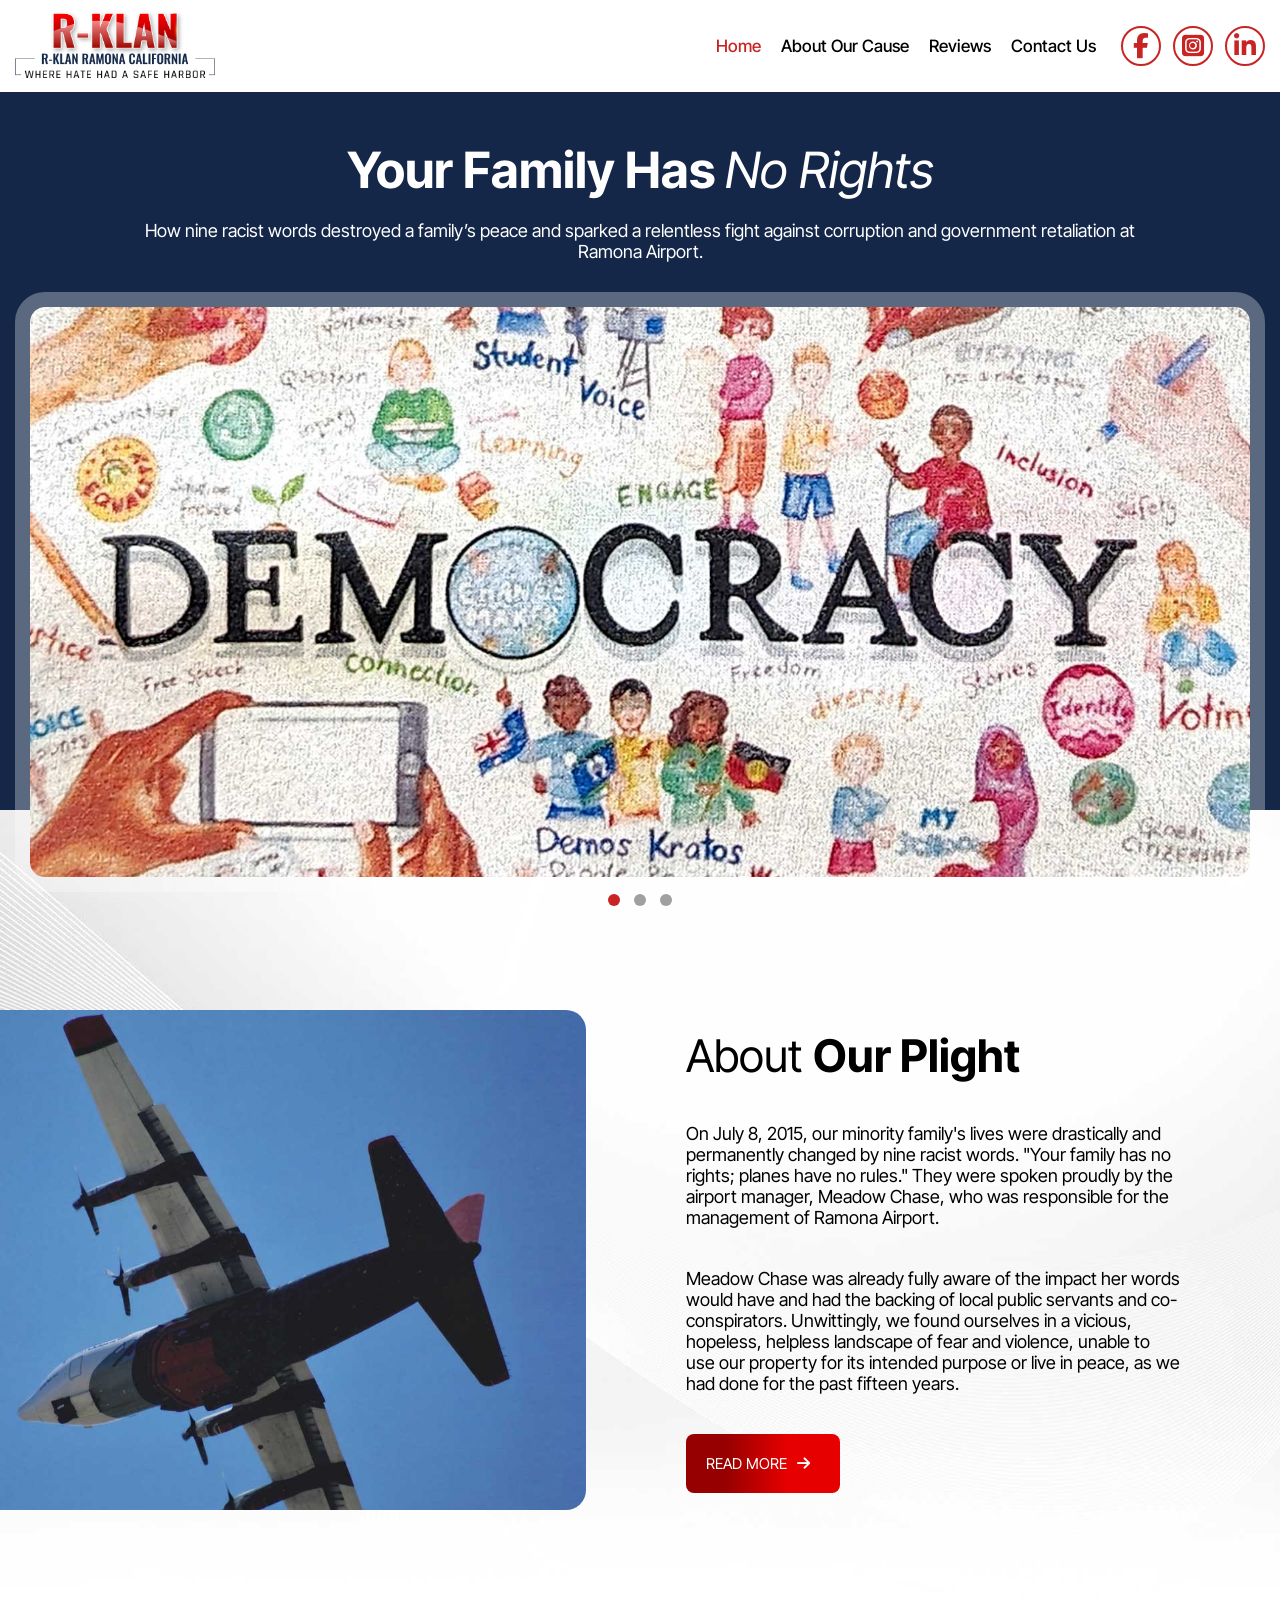
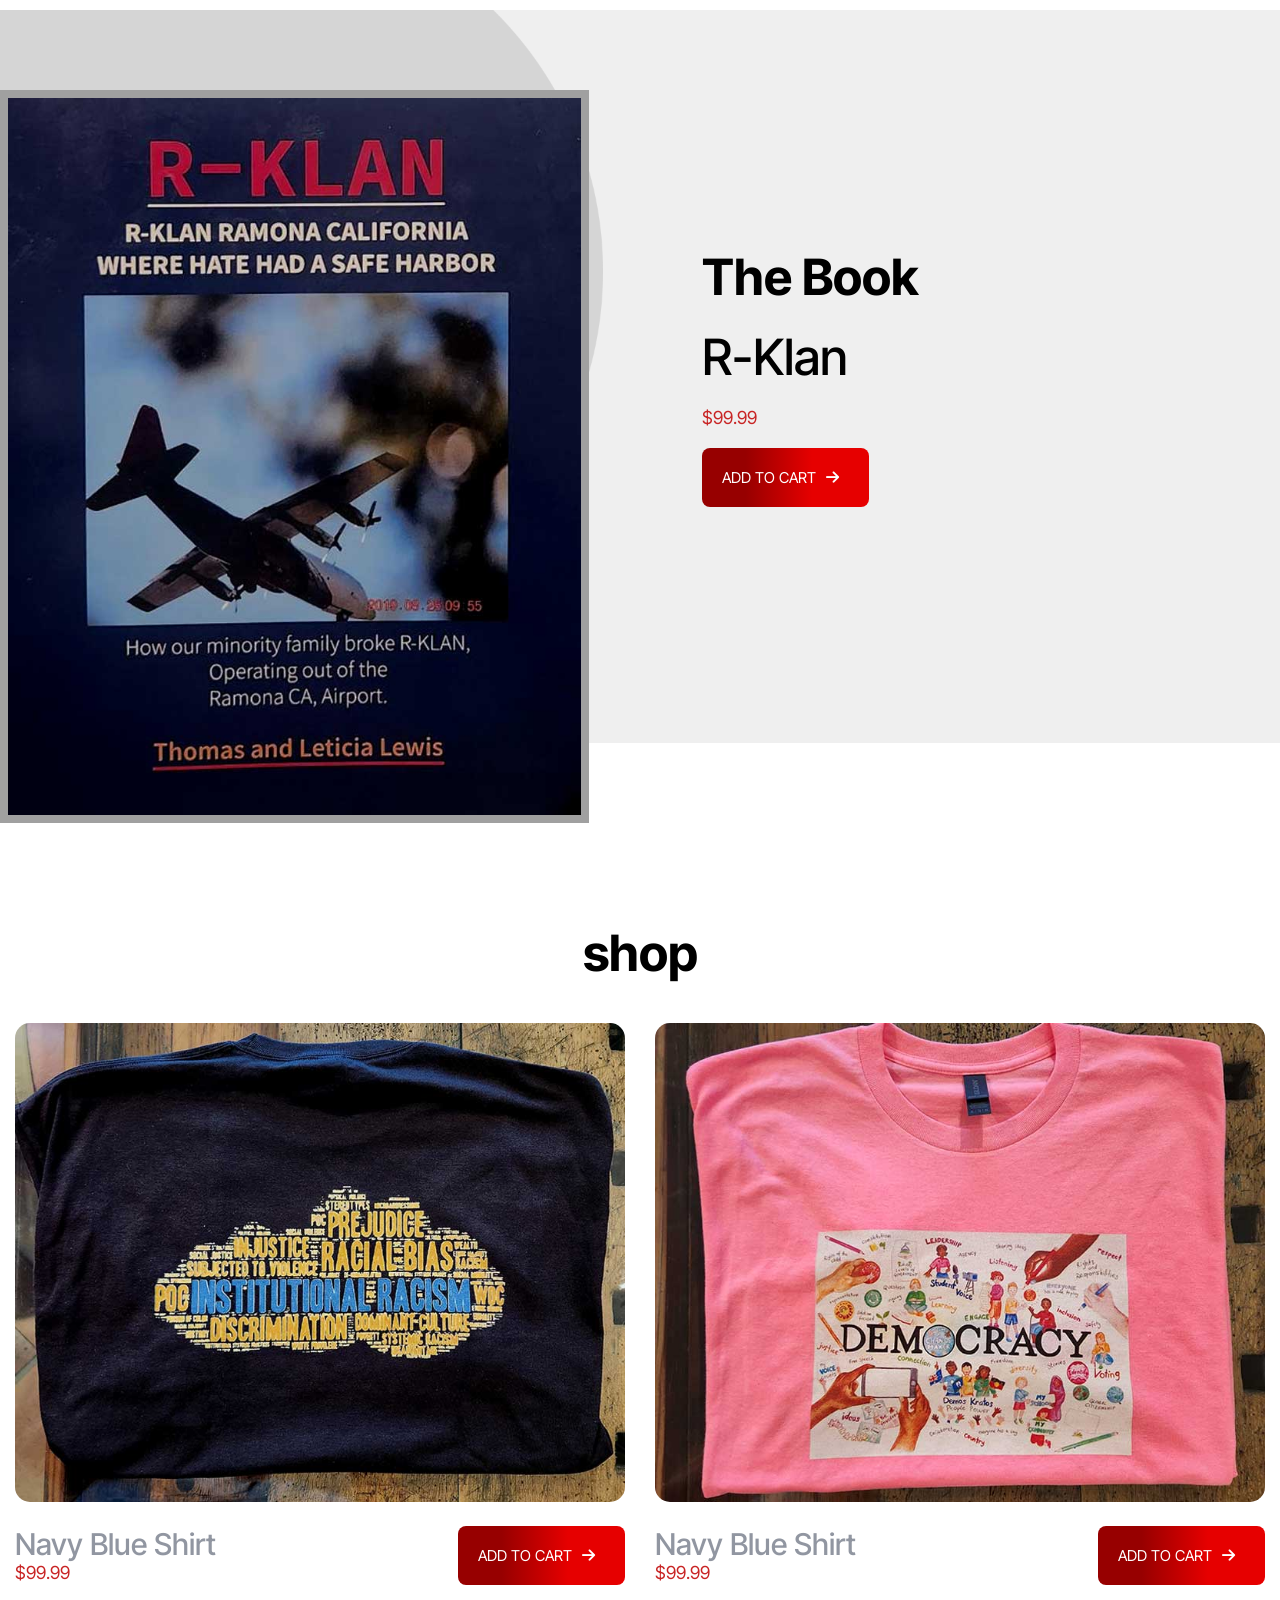
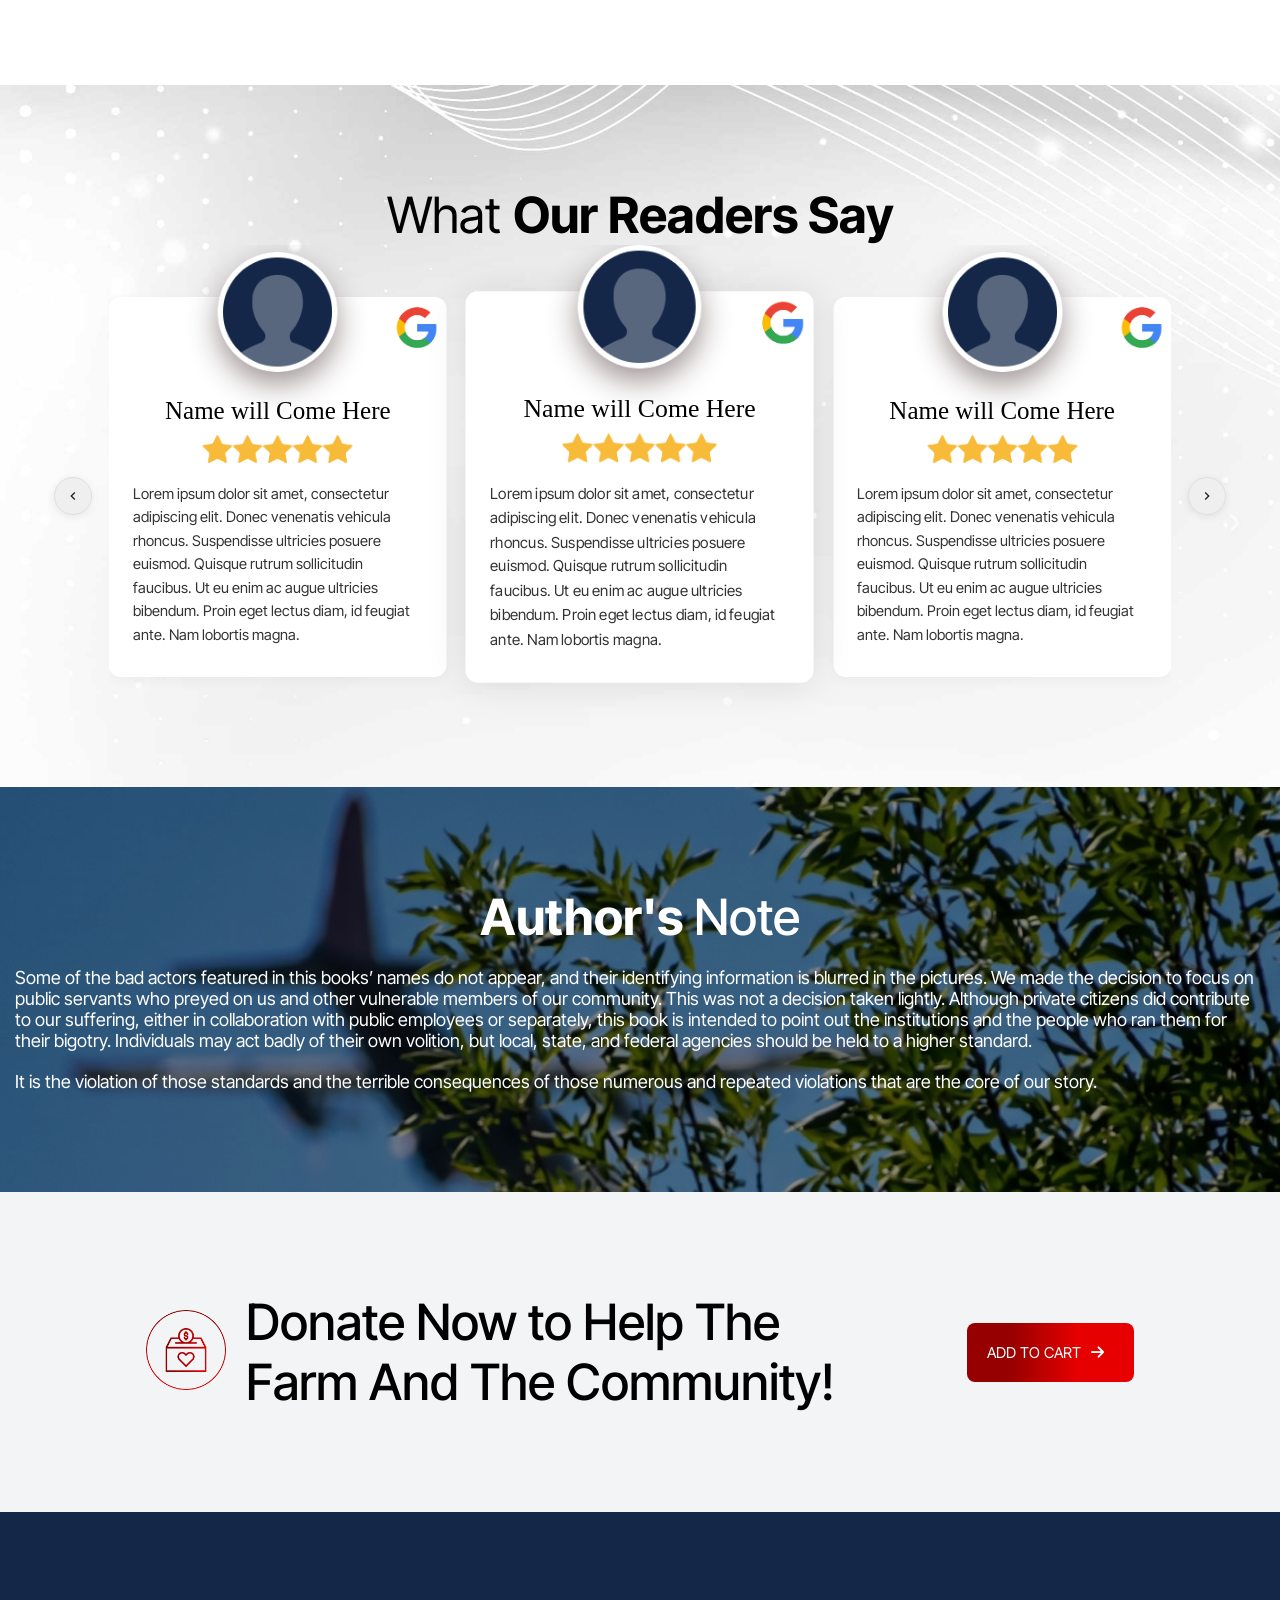
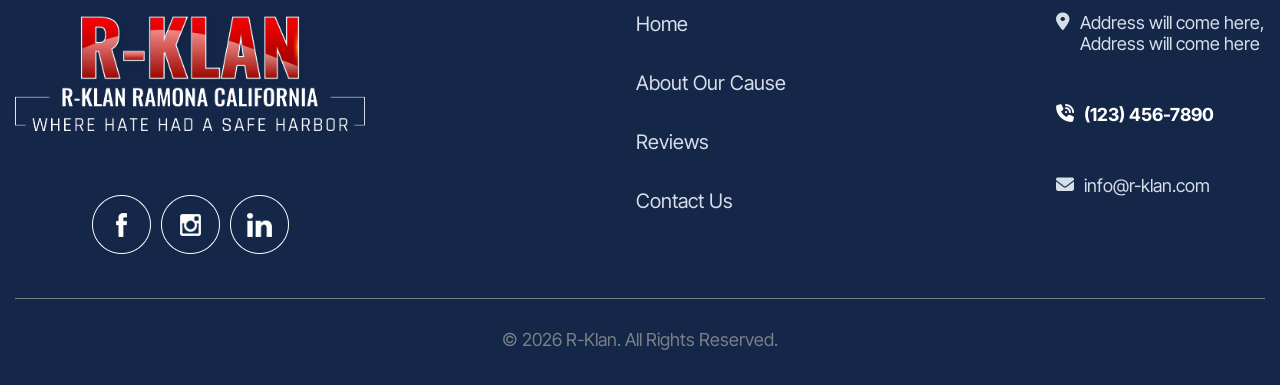
<file: index.html>
<!DOCTYPE html>
<html lang="en">

<head>
    <meta charset="UTF-8">
    <meta name="viewport" content="width=device-width, initial-scale=1.0">
    <link rel="icon" type="image/png" sizes="16*16" href="Image/home/R-klan.png">
    <title>R-Klan</title>
    <link rel="stylesheet" href="css/style.css">
    <link rel="stylesheet" href="css/responsive.css">
    <link rel="stylesheet" href="https://cdnjs.cloudflare.com/ajax/libs/font-awesome/6.7.2/css/all.min.css">
    <script src="js/component.js" defer></script>
    <script src="js/script.js" defer></script>
</head>

<body>

    <!-- Nav-Bar -->
        
    <site-header></site-header>
    <!-- Nav-Bar -->
    <!-- Family -->
    <section id="family">
        <div class="contener">
            <div class="text">
                <h1><b>Your Family Has </b><i>No Rights</i></h1>
                <p>How nine racist words destroyed a family’s peace and sparked a relentless fight against corruption
                    and government retaliation at Ramona Airport.</p>
            </div>
            <div class="slider-container">
                <div class="slider-wrapper">
                    <!-- Slide 1 -->
                    <div class="slide active">
                        <img src="Image/home/img-1.jpg" alt="Slide 1">
                    </div>
                    <!-- Slide 2 -->
                    <div class="slide">
                        <img src="Image/home/image9.jpg" alt="Slide 2">
                    </div>
                    <!-- Slide 3 -->
                    <div class="slide">
                        <img src="Image/home/image10.jpg" alt="Slide 3">
                    </div>
                </div>

                <!-- Dots Navigation -->
                <div class="dots-container">
                    <span class="dot active" onclick="currentSlide(0)"></span>
                    <span class="dot" onclick="currentSlide(1)"></span>
                    <span class="dot" onclick="currentSlide(2)"></span>
                </div>
            </div>
        </div>
    </section>
    <!-- Family -->
    <!-- Plight -->
    <section id="plight" class="pli-ght">
        <div class="row">
            <div class="image  flight">
            </div>

            <div class="text">
                <h2>About <b>Our Plight</b></h2>
                <p>On July 8, 2015, our minority family's lives were drastically and permanently changed by nine racist
                    words. "Your family has no rights; planes have no rules." They were spoken proudly by the airport
                    manager, Meadow Chase, who was responsible for the management of Ramona Airport.</p>
                <p>Meadow Chase was already fully aware of the impact her words would have and had the backing of local
                    public servants and co-conspirators. Unwittingly, we found ourselves in a vicious, hopeless,
                    helpless landscape of fear and violence, unable to use our property for its intended purpose or live
                    in peace, as we had done for the past fifteen years.</p>
                <div class="btn">
                    <a href="about.html">READ MORE</a>
                </div>
            </div>
        </div>
    </section>
    <!-- Plight -->
    <!-- Book -->
    <section id="book">
        <div class="contener">
            <div class="content">
                <div class="image">
                    <figure>
                        <img src="Image/home/the-book.jpg" alt="Book">
                    </figure>
                </div>
            </div>
            <div class="text">
                <h2><b>The Book</b></h2>
                <h4>R-Klan </h4>
                <P>$99.99</P>
                <div class="btn">
                    <a href="#">ADD TO CART</a>
                </div>
            </div>
        </div>
    </section>
    <!-- Book -->
    <!-- shop -->
    <section id="shop">
        <div class="contener">
            <h2><b>shop</b></h2>
            <div class="content">
                <div>
                    <div class="image">
                        <figure>
                            <img src="Image/home/shop-1.jpg" alt="ti-shat">
                        </figure>
                    </div>
                    <div class="text">
                        <div class="text-1">
                            <h4>Navy Blue Shirt</h4>
                            <p>$99.99</p>
                        </div>
                        <div class="btn">
                            <a href="#">ADD TO CART</a>
                        </div>
                    </div>
                </div>
                <div>
                    <div class="image">
                        <figure>
                            <img src="Image/home/shop-2.jpg" alt="ti-shat">
                        </figure>
                    </div>
                    <div class="text">
                        <div class="text-1">
                            <h4>Navy Blue Shirt</h4>
                            <p>$99.99</p>
                        </div>
                        <div class="btn">
                            <a href="#">ADD TO CART</a>
                        </div>
                    </div>
                </div>
            </div>
        </div>
    </section>
    <!-- shop -->
    <!-- Readers -->
    <section id="readers">
        <div class="contener">
            <h2>What <b>Our Readers Say</b></h2>

                <div class="rev-slider-box">
  <!-- Left Navigation Arrow -->
  <button class="rev-arrow rev-prev" aria-label="Previous slide" id="revPrevBtn">
    <svg viewBox="0 0 24 24"><path d="M15.41 7.41L14 6l-6 6 6 6 1.41-1.41L10.83 12z"/></svg>
  </button>

  <!-- Masking Wrapper Layer -->
  <div class="rev-viewport">
    <div class="rev-track" id="revTrack">
      
      <!-- Card 1 -->
      <div class="rev-item">
        <div class="rev-top-group">
          <div>
            <figure>
              <img src="Image/home/icon.png" alt="icon" class="rev-user-svg" >
              <img src="Image/home/IMG-icon.png" alt="google" class="rev-brand-logo">
            </figure>
          </div>
        </div>
        <div class="rev-author">Name will Come Here</div>
        <div>
          <figure>
            <img src="Image/home/star.png" alt="rating" class="rev-rating-stars">
          </figure>
        </div>
        <p class="rev-content">Lorem ipsum dolor sit amet, consectetur adipiscing elit. Donec venenatis vehicula rhoncus. Suspendisse ultricies posuere euismod. Quisque rutrum sollicitudin faucibus. Ut eu enim ac augue ultricies bibendum. Proin eget lectus diam, id feugiat ante. Nam lobortis magna.</p>
      </div>
                    <!-- Card 2 -->
      <div class="rev-item">
        <div class="rev-top-group">
          <div>
            <figure>
              <img src="Image/home/icon.png" alt="icon" class="rev-user-svg" >
              <img src="Image/home/IMG-icon.png" alt="google" class="rev-brand-logo">
            </figure>
          </div>
        </div>
        <div class="rev-author">Name will Come Here</div>
        <div>
          <figure>
            <img src="Image/home/star.png" alt="rating" class="rev-rating-stars">
          </figure>
        </div>
        <p class="rev-content">Lorem ipsum dolor sit amet, consectetur adipiscing elit. Donec venenatis vehicula rhoncus. Suspendisse ultricies posuere euismod. Quisque rutrum sollicitudin faucibus. Ut eu enim ac augue ultricies bibendum. Proin eget lectus diam, id feugiat ante. Nam lobortis magna.</p>
      </div>
                   <!-- Card 3 -->
      <div class="rev-item">
        <div class="rev-top-group">
          <div>
            <figure>
              <img src="Image/home/icon.png" alt="icon" class="rev-user-svg" >
              <img src="Image/home/IMG-icon.png" alt="google" class="rev-brand-logo">
            </figure>
          </div>
        </div>
        <div class="rev-author">Name will Come Here</div>
        <div>
          <figure>
            <img src="Image/home/star.png" alt="rating" class="rev-rating-stars">
          </figure>
        </div>
        <p class="rev-content">Lorem ipsum dolor sit amet, consectetur adipiscing elit. Donec venenatis vehicula rhoncus. Suspendisse ultricies posuere euismod. Quisque rutrum sollicitudin faucibus. Ut eu enim ac augue ultricies bibendum. Proin eget lectus diam, id feugiat ante. Nam lobortis magna.</p>
      </div>
      <!-- Card 4 -->
      <div class="rev-item">
        <div class="rev-top-group">
          <div>
            <figure>
              <img src="Image/home/icon.png" alt="icon" class="rev-user-svg" >
              <img src="Image/home/IMG-icon.png" alt="google" class="rev-brand-logo">
            </figure>
          </div>
        </div>
        <div class="rev-author">Name will Come Here</div>
        <div>
          <figure>
            <img src="Image/home/star.png" alt="rating" class="rev-rating-stars">
          </figure>
        </div>
        <p class="rev-content">Lorem ipsum dolor sit amet, consectetur adipiscing elit. Donec venenatis vehicula rhoncus. Suspendisse ultricies posuere euismod. Quisque rutrum sollicitudin faucibus. Ut eu enim ac augue ultricies bibendum. Proin eget lectus diam, id feugiat ante. Nam lobortis magna.</p>
      </div>
                    </div>
                </div>
                <!-- Right Navigation Arrow -->
  <button class="rev-arrow rev-next" aria-label="Next slide" id="revNextBtn">
    <svg viewBox="0 0 24 24"><path d="M10 6L8.59 7.41 13.17 12l-4.58 4.59L10 18l6-6z"/></svg>
  </button>
            </div>
        </div>
    </section>
    <!-- Readers -->
    <!-- Note -->
    <section id="note">
        <div class="contener">
            <div class="content">
                <h4><b>Author's</b> Note</h4>
                <p>Some of the bad actors featured in this books’ names do not appear, and their identifying information
                    is blurred in the pictures. We made the decision to focus on public servants who preyed on us and
                    other vulnerable members of our community. This was not a decision taken lightly. Although private
                    citizens did contribute to our suffering, either in collaboration with public employees or
                    separately, this book is intended to point out the institutions and the people who ran them for
                    their bigotry. Individuals may act badly of their own volition, but local, state, and federal
                    agencies should be held to a higher standard.
                </p>
                <p>
                    It is the violation of those standards and the terrible consequences of those numerous and repeated
                    violations that are the core of our story.
                </p>
            </div>
        </div>
    </section>
    <!-- Note -->
    <!-- Donate -->
    <section id="donate">
        <div class="contener">
            <div class="content">
                <div class="content-1">
                    <div class="image">
                        <figure>
                            <img src="Image/home/gift.png" alt="gift">
                        </figure>
                    </div>
                    <h2>Donate Now to Help The <br>
                        Farm And The Community!
                    </h2>
                </div>
                <div class="btn">
                    <a href="#">ADD TO CART</a>
                </div>
            </div>
        </div>
    </section>
    <!-- Donate -->
    <!-- Footer -->
    <site-footer></site-footer>
    <!-- Footer -->

</body>

</html>
</file>
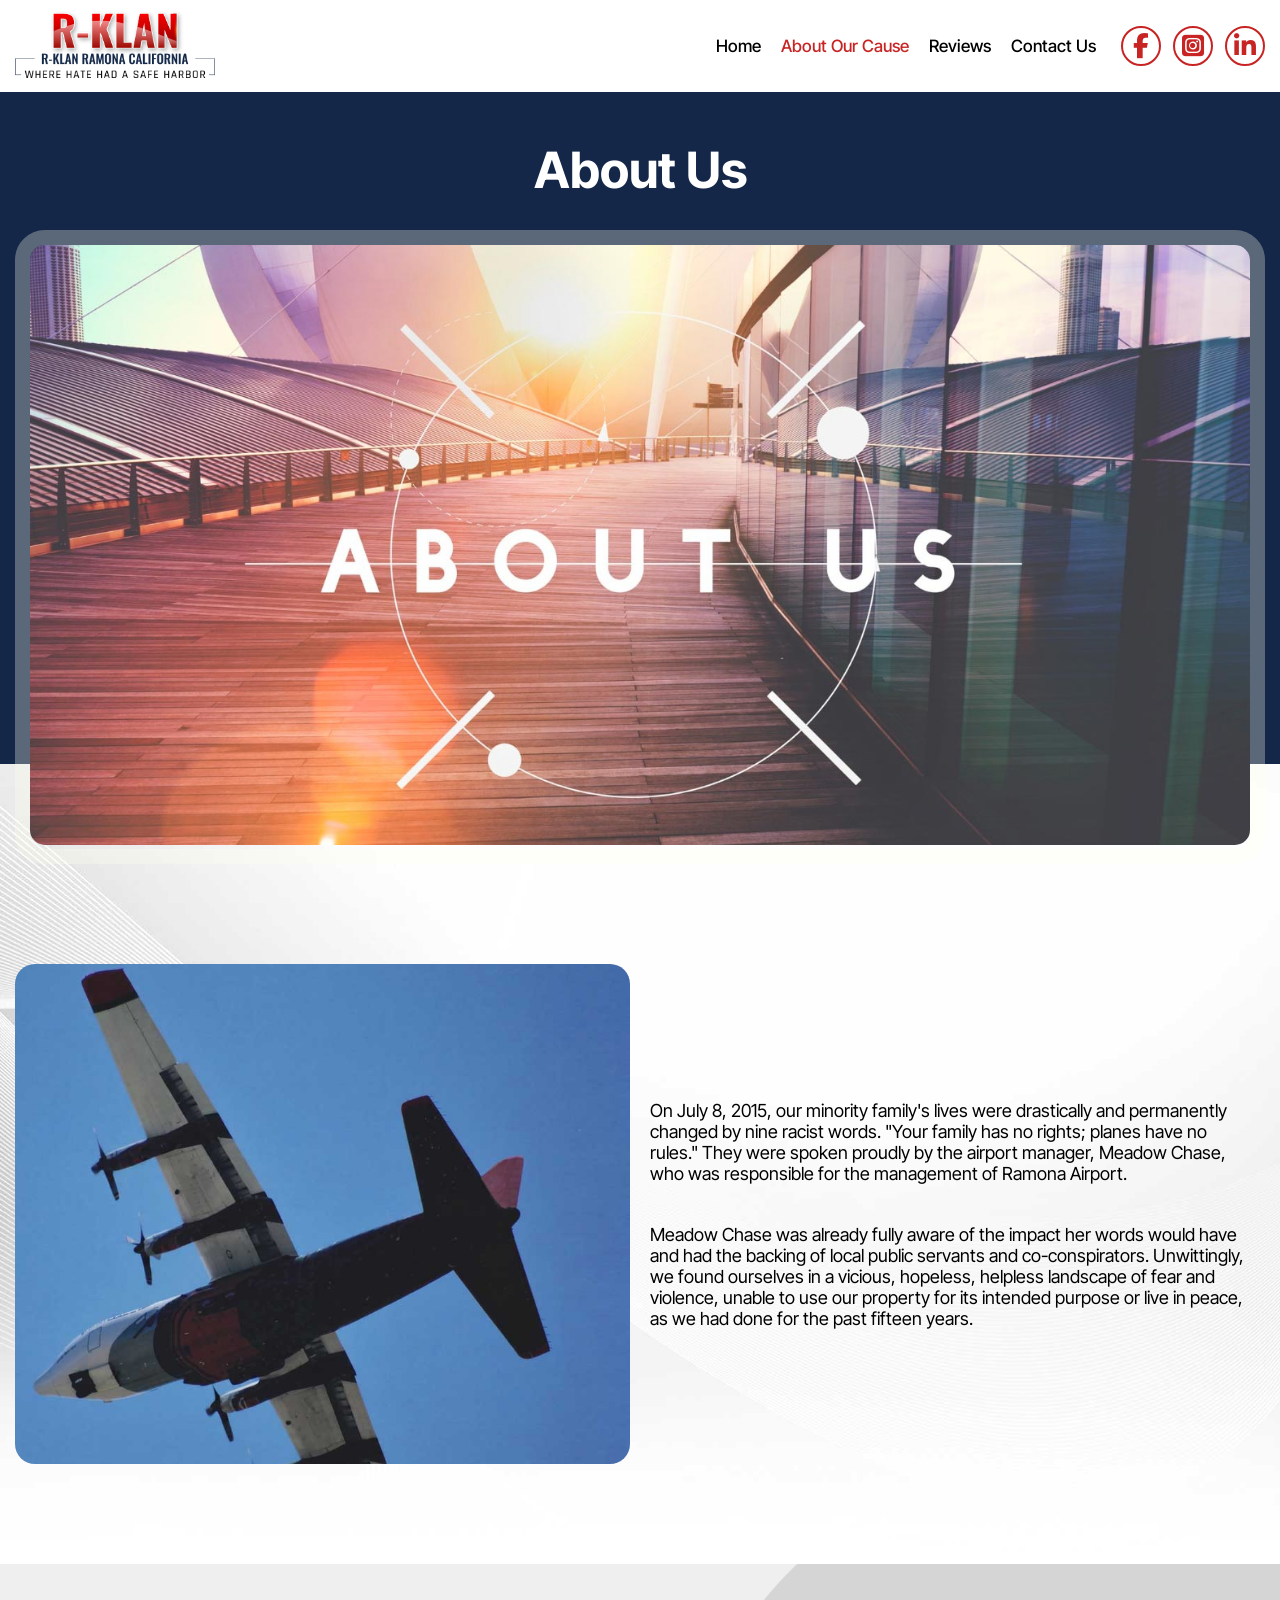
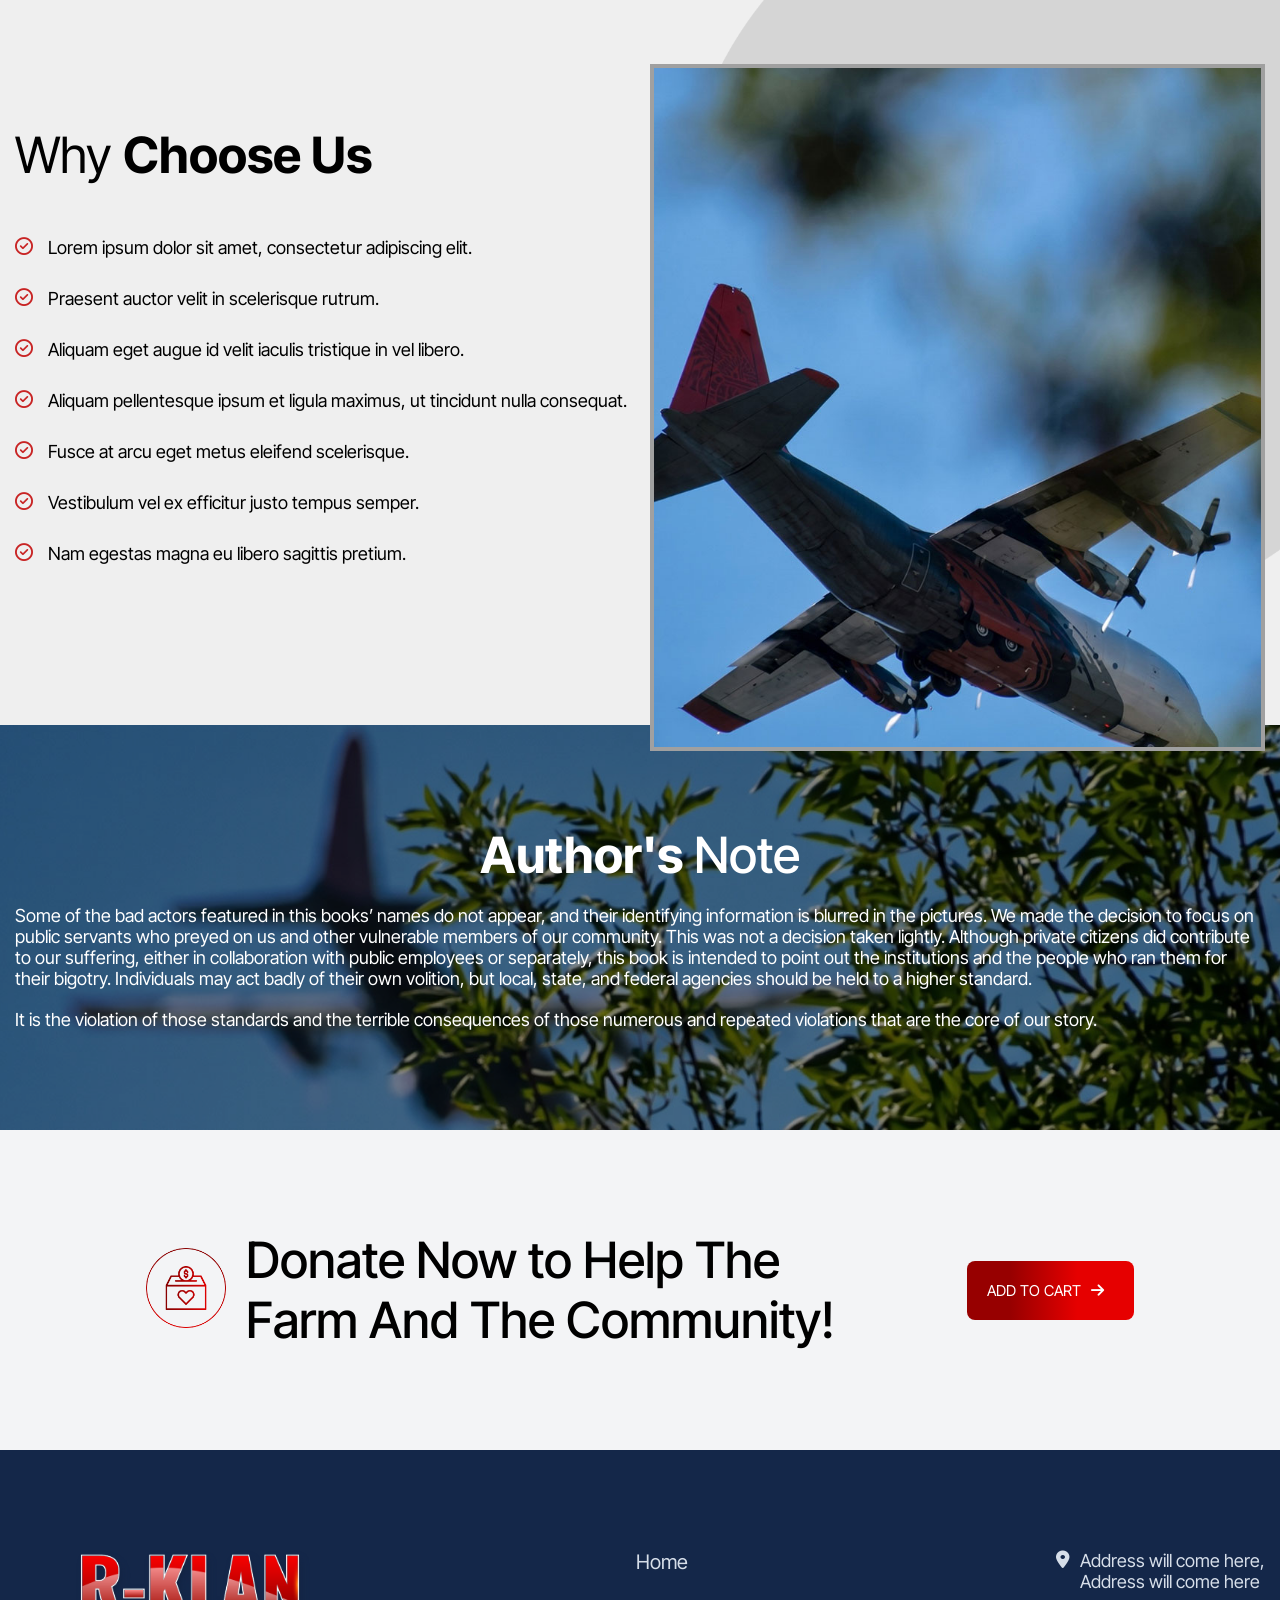
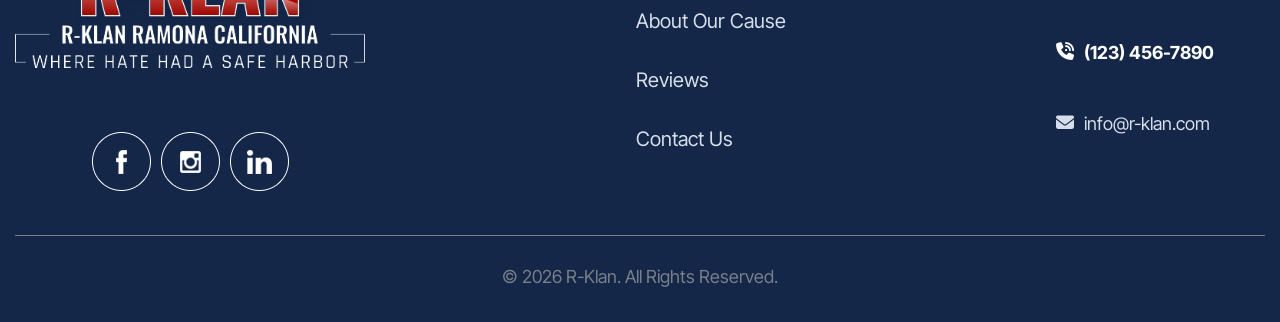
<file: about.html>
<!DOCTYPE html>
<html lang="en">

<head>
    <meta charset="UTF-8">
    <meta name="viewport" content="width=device-width, initial-scale=1.0">
    <link rel="icon" type="image/png" sizes="16*16" href="Image/home/R-klan.png">
    <title>R-Klan</title>
    <link rel="stylesheet" href="css/style.css">
    <link rel="stylesheet" href="css/responsive.css">
    <link rel="stylesheet" href="https://cdnjs.cloudflare.com/ajax/libs/font-awesome/6.7.2/css/all.min.css">
    <script src="js/component.js" defer></script>
    <script src="js/script.js" defer></script>
</head>

<body>
    <!-- Nav-Bar -->
    <site-header></site-header>
    <!-- Nav-Bar -->
    <!-- About -->
    <section id="family">
        <div class="contener">
            <div class="text">
                <h1><b>About Us </b></h1>
            </div>
            <div class="image">
                <figure>
                    <img src="Image/home/about-us-2.jpg" alt="img-1">
                </figure>
            </div>
        </div>
    </section>
    <!-- About -->
    <!-- Plight -->
    <section id="plight" >
        <div class="contener ">
            <div class="image image-1">
            </div>

            <div class="text text-1">
                <p>On July 8, 2015, our minority family's lives were drastically and permanently changed by nine racist
                    words. "Your family has no rights; planes have no rules." They were spoken proudly by the airport
                    manager, Meadow Chase, who was responsible for the management of Ramona Airport.</p>
                <p>Meadow Chase was already fully aware of the impact her words would have and had the backing of local
                    public servants and co-conspirators. Unwittingly, we found ourselves in a vicious, hopeless,
                    helpless landscape of fear and violence, unable to use our property for its intended purpose or live
                    in peace, as we had done for the past fifteen years.</p>
            </div>
        </div>
    </section>
    <!-- Plight -->
    <!-- Choose -->
    <section id="choose">
        <div class="contener">
            <div class="text">
                <h2>Why <b>Choose Us</b></h2>
                <div class="para">
                    <p>Lorem ipsum dolor sit amet, consectetur adipiscing elit.</p>
                    <p>Praesent auctor velit in scelerisque rutrum.</p>

                    <p>Aliquam eget augue id velit iaculis tristique in vel libero.</p>
                    <p>Aliquam pellentesque ipsum et ligula maximus, ut tincidunt nulla consequat.
                    </p>
                    <p>Fusce at arcu eget metus eleifend scelerisque.
                    </p>
                    <p>Vestibulum vel ex efficitur justo tempus semper.
                    </p>
                    <p>Nam egestas magna eu libero sagittis pretium.</p>
                </div>
            </div>

                <div class="right">
                    <figure>
                        <img src="Image/home/philight-1.jpg" alt="image" class="image">
                    </figure>
                </div>
        </div>
    </section>
    <!-- Choose -->
    <!-- Note -->
    <section id="note">
        <div class="contener">
            <div class="content">
                <h4><b>Author's</b> Note</h4>
                <p>Some of the bad actors featured in this books’ names do not appear, and their identifying information
                    is blurred in the pictures. We made the decision to focus on public servants who preyed on us and
                    other vulnerable members of our community. This was not a decision taken lightly. Although private
                    citizens did contribute to our suffering, either in collaboration with public employees or
                    separately, this book is intended to point out the institutions and the people who ran them for
                    their bigotry. Individuals may act badly of their own volition, but local, state, and federal
                    agencies should be held to a higher standard.
                </p>
                <p>
                    It is the violation of those standards and the terrible consequences of those numerous and repeated
                    violations that are the core of our story.
                </p>
            </div>
        </div>
    </section>
    <!-- Note -->
    <!-- Donate -->
    <section id="donate">
        <div class="contener">
            <div class="content">
                <div class="content-1">
                    <div class="image">
                        <figure>
                            <img src="Image/home/gift.png" alt="gift">
                        </figure>
                    </div>
                    <h2>Donate Now to Help The <br>
                        Farm And The Community!
                    </h2>
                </div>
                <div class="btn">
                    <a href="#">ADD TO CART</a>
                </div>
            </div>
        </div>
    </section>
    <!-- Donate -->
    <!-- Footer -->
    <site-footer></site-footer>
    <!-- Footer -->
</body>

</html>
</file>
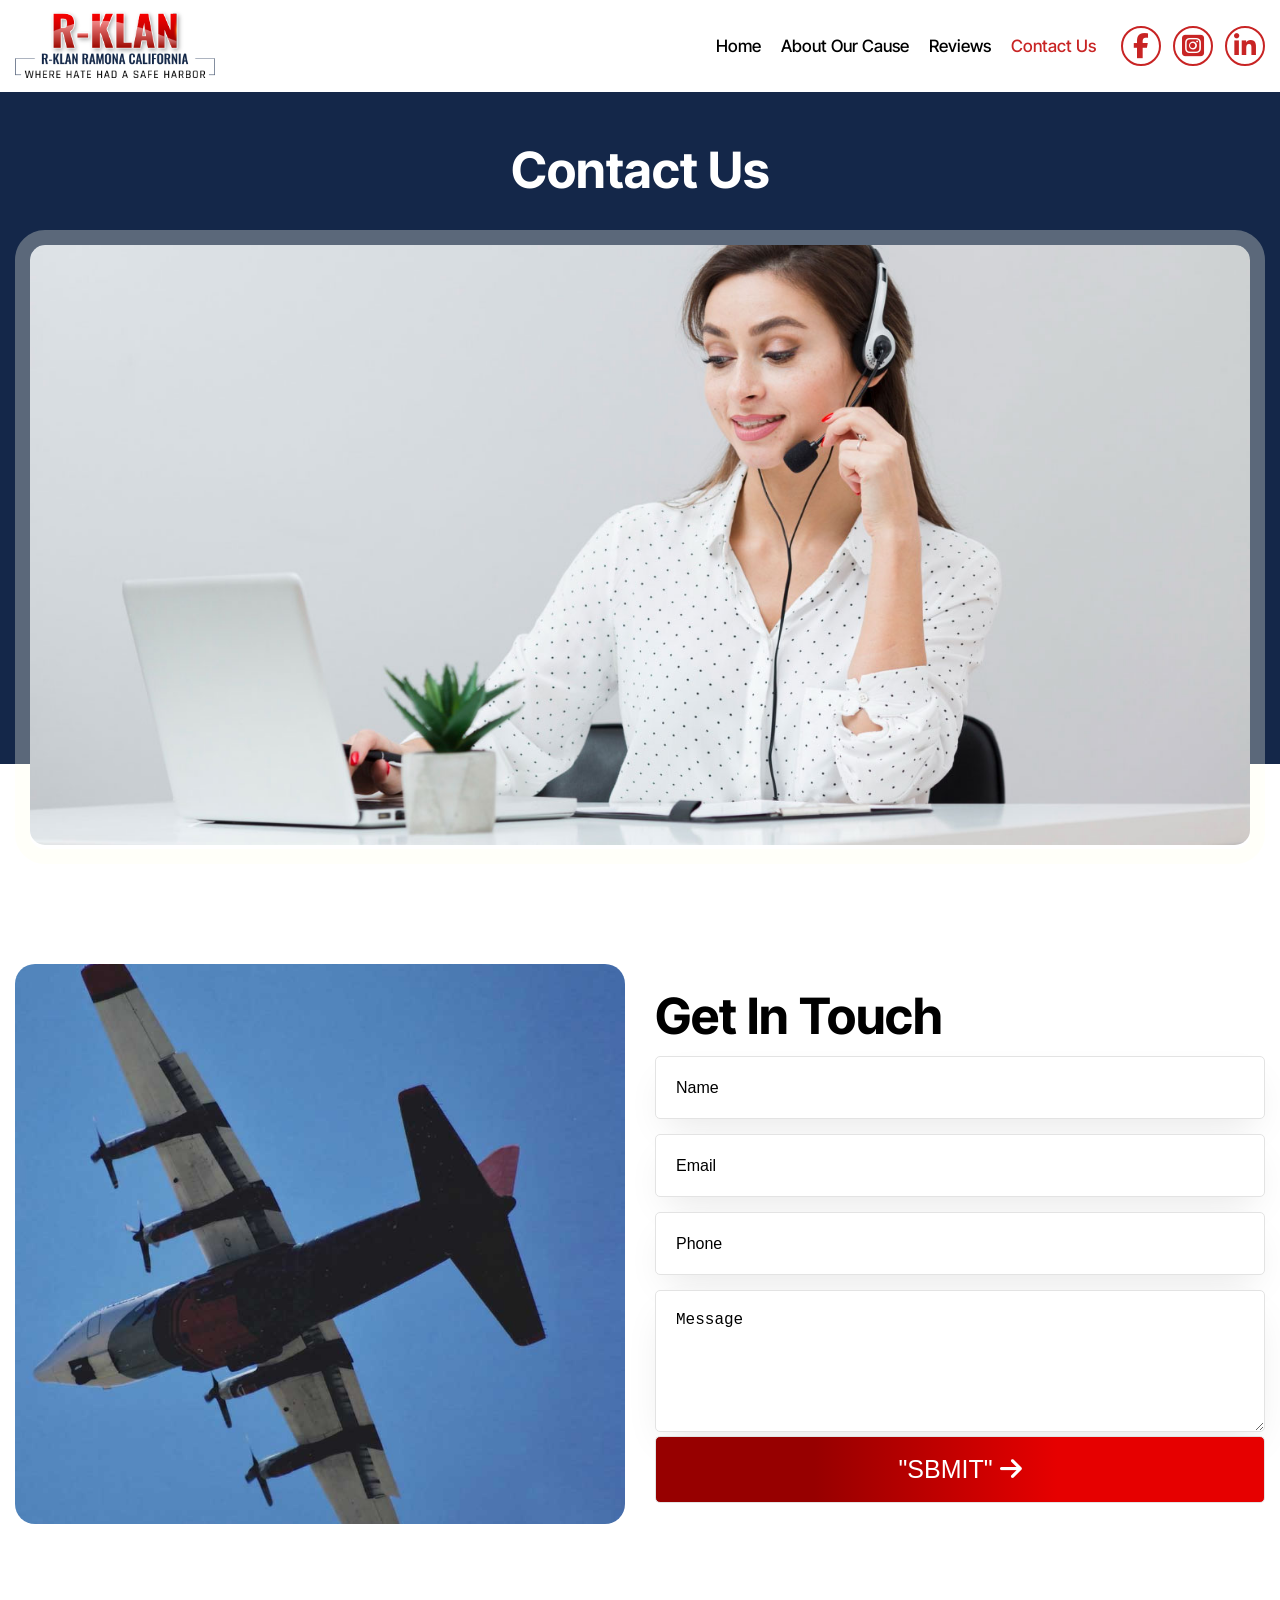
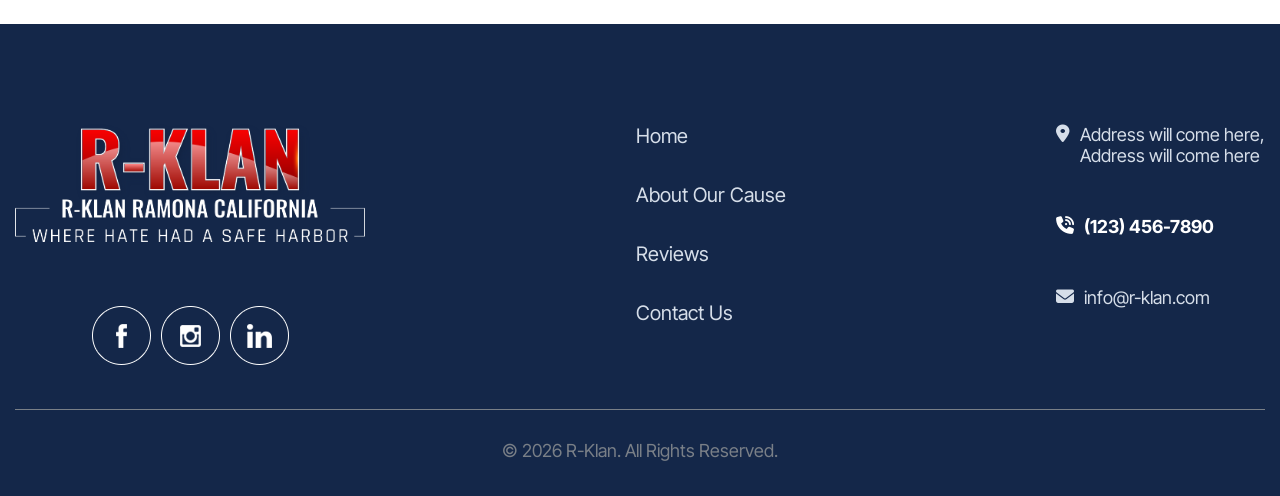
<file: contact.html>
<!DOCTYPE html>
<html lang="en">

<head>
    <meta charset="UTF-8">
    <meta name="viewport" content="width=device-width, initial-scale=1.0">
    <link rel="icon" type="image/png" sizes="16*16" href="Image/home/R-klan.png">
    <title>R-Klan</title>
    <link rel="stylesheet" href="css/style.css">
    <link rel="stylesheet" href="css/responsive.css">
    <link rel="stylesheet" href="https://cdnjs.cloudflare.com/ajax/libs/font-awesome/6.7.2/css/all.min.css">
    <script src="js/component.js" defer></script>
    <script src="js/script.js" defer></script>
</head>

<body>
    <!-- Nav-Bar -->
    <site-header></site-header>
    <!-- Nav-Bar -->
     <!-- contect -->
    <section id="family">
        <div class="contener">
            <div class="text">
                <h1><b>Contact Us </b></h1>
            </div>
            <div class="image">
                <figure>
                    <img src="Image/home/contact-us.jpg" alt="img-1" class="position-bottom">
                </figure>
            </div>
        </div>
    </section>
    <!-- contect -->
    <!-- Plight -->
    <section id="changed" >
        <div class="contener">
            <div class="plight">
            </div>

            <div class="for">
                <h2><b>Get In Touch</b></h2>
                <form action="#">
                    <div class="f-text">
                    <div >
                        <input type="text"  placeholder="Name">
                    </div>
                    <div>
                        <input type="email"  placeholder="Email">
                    </div>
                    <div>
                        <input type="tel"  placeholder="Phone" >
                    </div>
                    <div>
                        <textarea name="Message"  cols="8" rows="5" placeholder="Message"></textarea>
                        </div>
                        </div>
                        <div class="sum">
                            <button type="submit" class="cell-1">
                    "SBMIT"
                    </button>
                    </div>
                </form>
            </div>
        </div>
    </section>
    <!-- Plight -->
     <!-- Footer -->
    <site-footer></site-footer>
    <!-- Footer -->
</body>
</html>
</file>
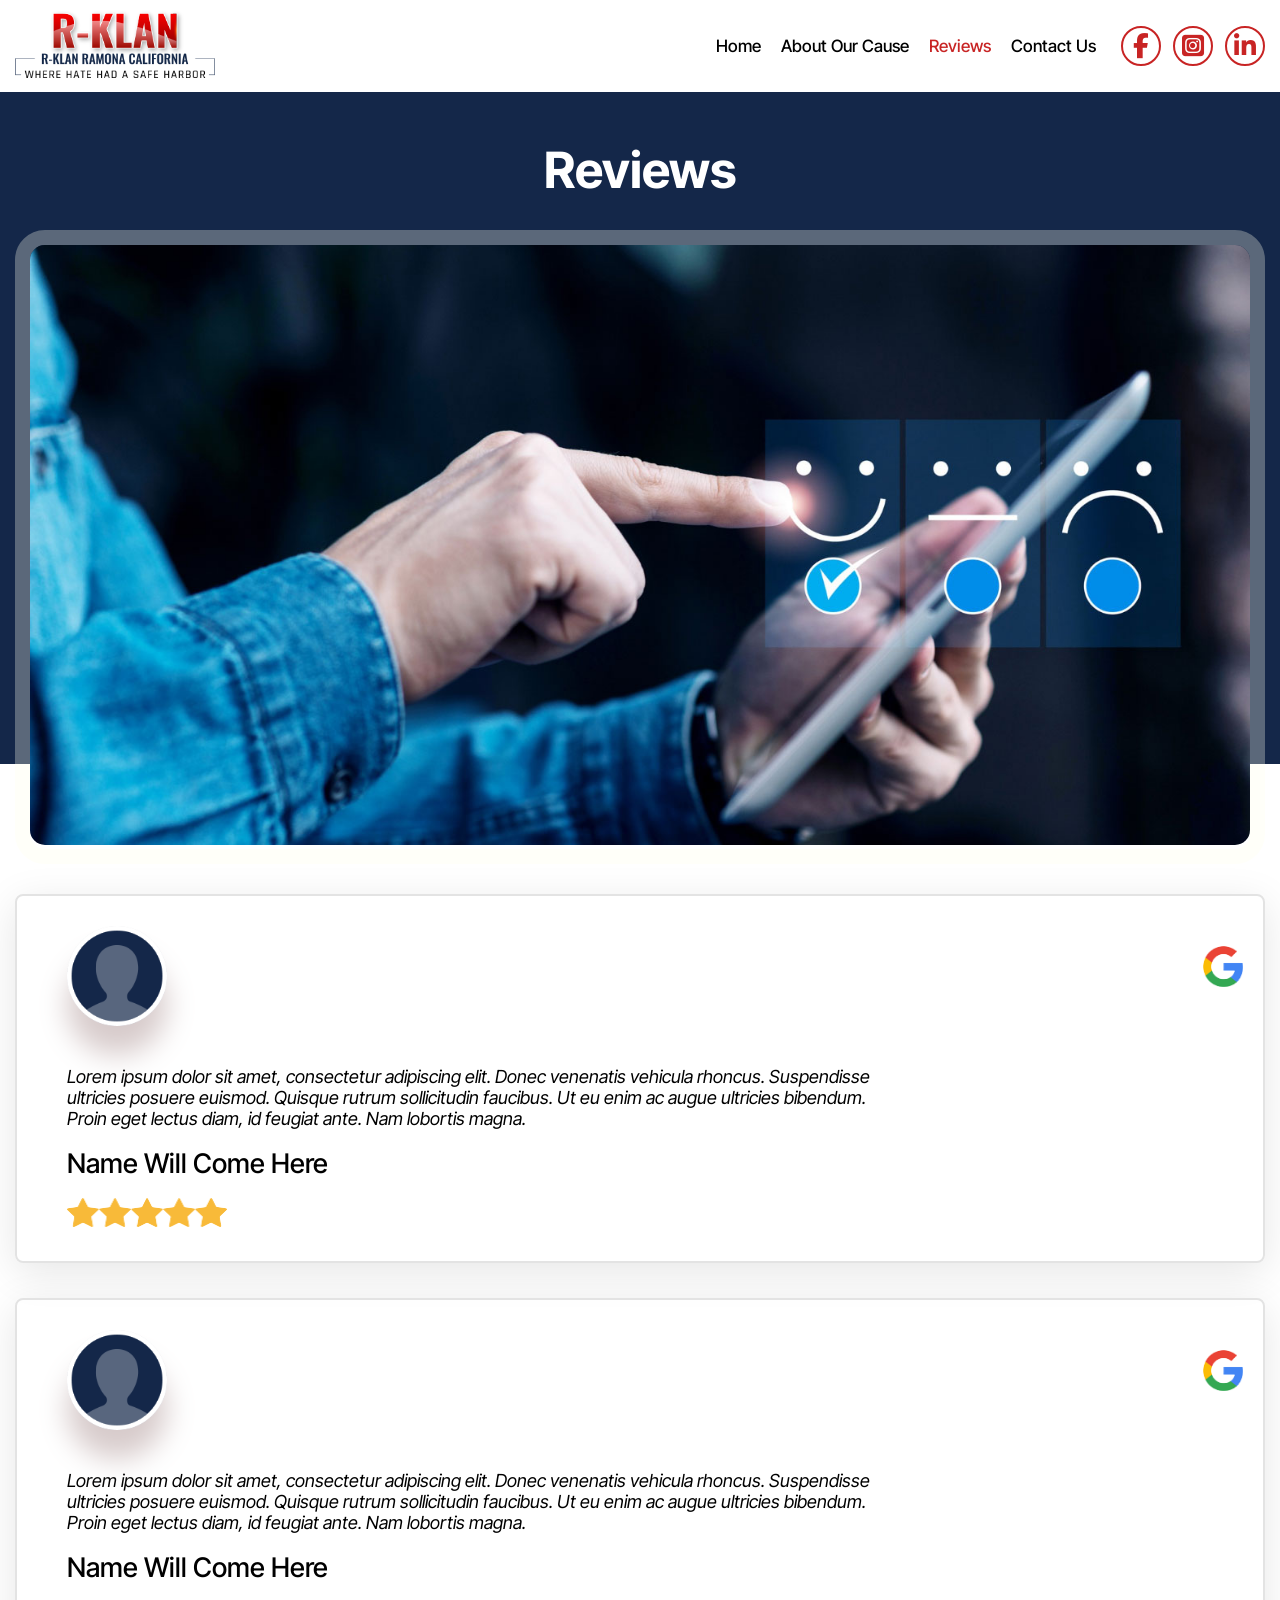
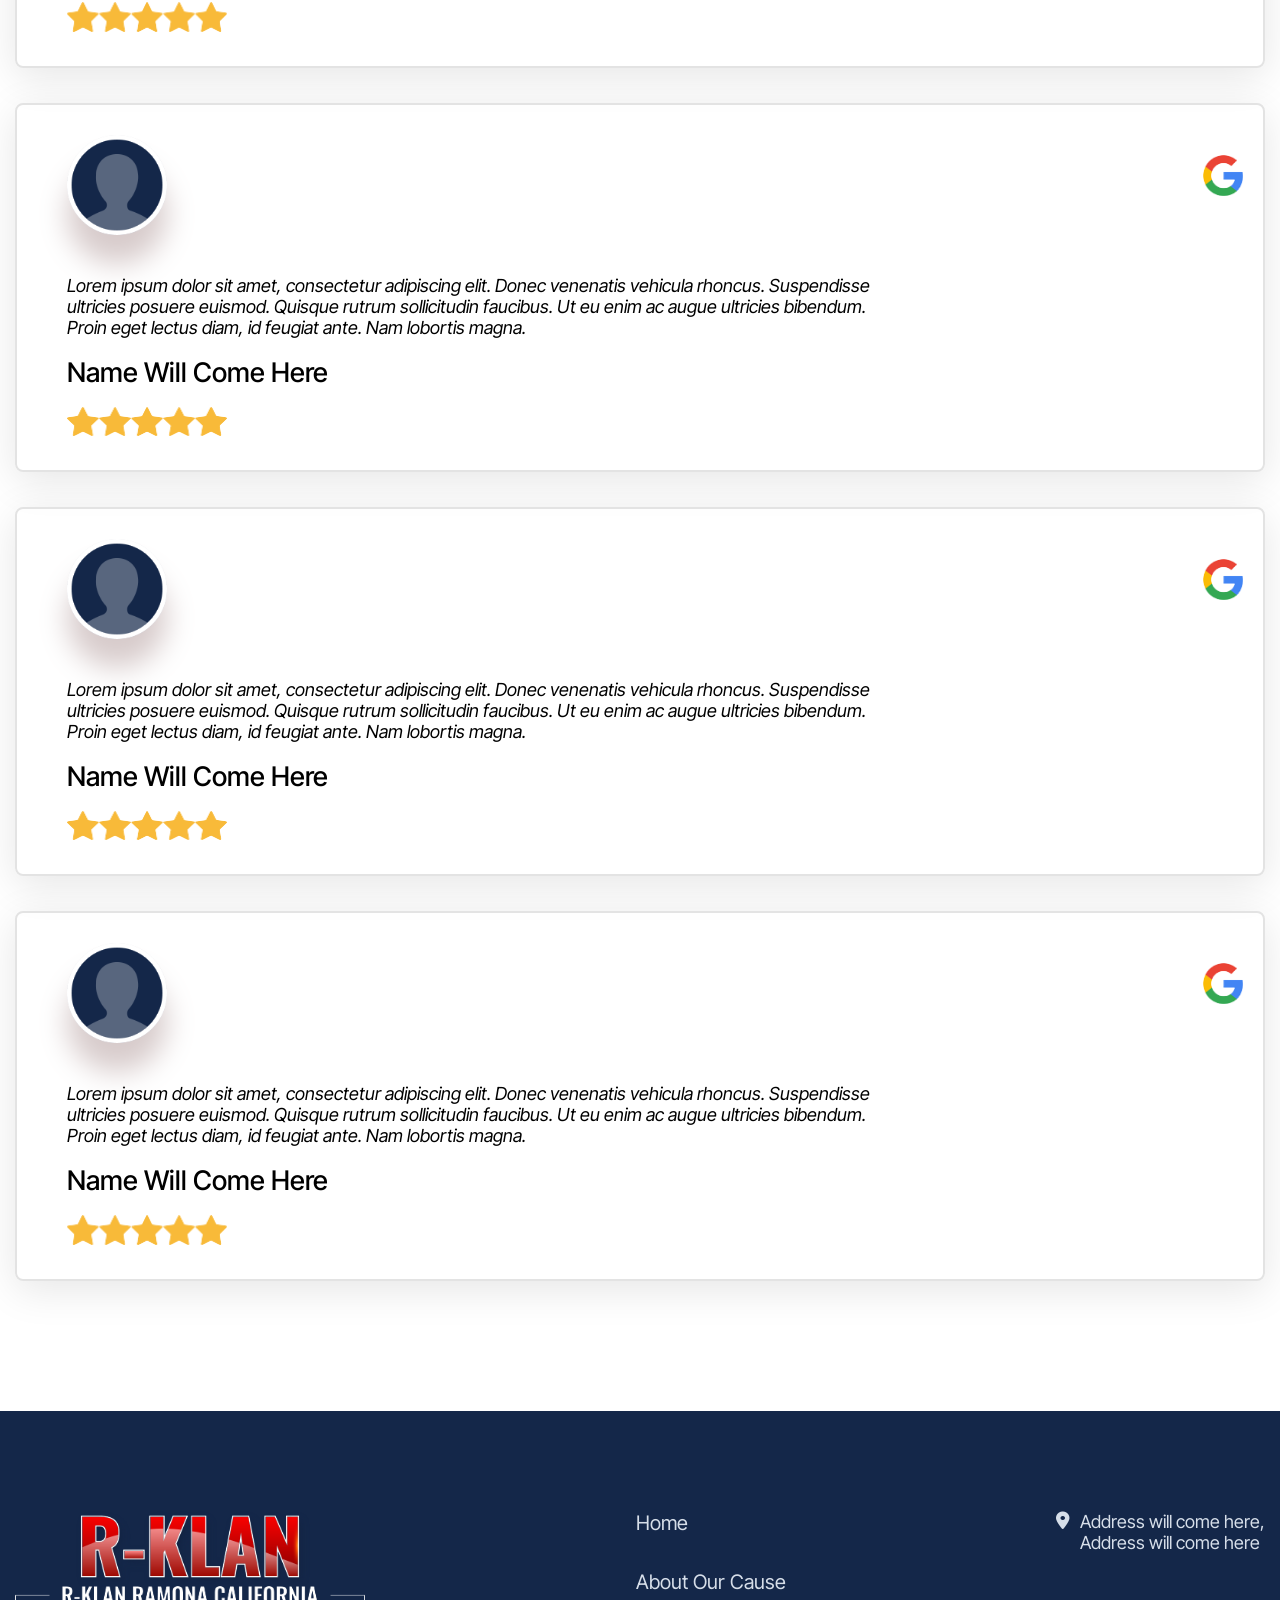
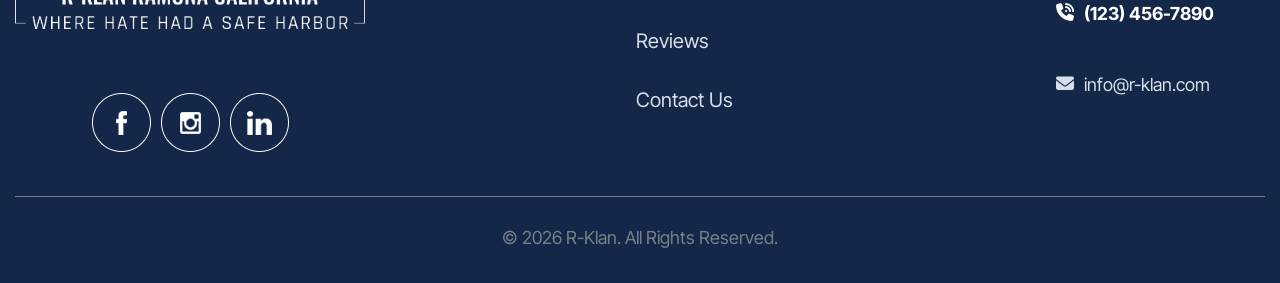
<file: review.html>
<!DOCTYPE html>
<html lang="en">

<head>
    <meta charset="UTF-8">
    <meta name="viewport" content="width=device-width, initial-scale=1.0">
    <link rel="icon" type="image/png" sizes="16*16" href="Image/home/R-klan.png">
    <title>R-Klan</title>
    <link rel="stylesheet" href="css/style.css">
    <link rel="stylesheet" href="css/responsive.css">
    <link rel="stylesheet" href="https://cdnjs.cloudflare.com/ajax/libs/font-awesome/6.7.2/css/all.min.css">
    <script src="js/component.js" defer></script>
    <script src="js/script.js" defer></script>
</head>
<body>
    <!-- Nav-Bar -->
    <site-header></site-header>
     <!-- Review -->
    <section id="family">
        <div class="contener">
            <div class="text">
                <h1><b>Reviews </b></h1>
            </div>
            <div class="image">
                <figure>
                    <img src="Image/home/Review.jpg" alt="img-1" class="position-right">
                </figure>
            </div>
        </div>
    </section>
    <!-- Review -->
     <!-- Coments -->
    <section id="reviews">
        <div class="contener">
            <!-- Box-1 -->
                <div class="common">
                        <figure>
                            <div>
                                <img src="Image/home/icon.png" alt="profile-pic" class="image">
                            </div>
                        </figure>
                        <figure>
                            <div>
                                <img src="Image/home/IMG-icon.png" alt="logo" class="logo">
                            </div>
                        </figure>
                    <p><i>Lorem ipsum dolor sit amet, consectetur adipiscing elit. Donec venenatis vehicula rhoncus. Suspendisse ultricies posuere euismod. Quisque rutrum sollicitudin faucibus. Ut eu enim ac augue ultricies bibendum. Proin eget lectus diam, id feugiat ante. Nam lobortis magna.</i></p>
                    <h4>Name Will Come Here</h4>
                    <figure>
                        <div>
                            <img src="Image/home/star.png" alt="rating" class="star">
                        </div>
                    </figure>
                </div>
                <!-- Box-1 -->
                 <!-- Box-2 -->
                <div class="common">
                        <figure>
                            <div>
                                <img src="Image/home/icon.png" alt="profile-pic" class="image">
                            </div>
                        </figure>
                        <figure>
                            <div>
                                <img src="Image/home/IMG-icon.png" alt="logo" class="logo">
                            </div>
                        </figure>
                    <p><i>Lorem ipsum dolor sit amet, consectetur adipiscing elit. Donec venenatis vehicula rhoncus. Suspendisse ultricies posuere euismod. Quisque rutrum sollicitudin faucibus. Ut eu enim ac augue ultricies bibendum. Proin eget lectus diam, id feugiat ante. Nam lobortis magna.</i></p>
                    <h4>Name Will Come Here</h4>
                    <figure>
                        <div>
                            <img src="Image/home/star.png" alt="rating" class="star">
                        </div>
                    </figure>
                </div>
                <!-- Box-2 -->
                 <!-- Box-3 -->
                <div class="common">
                        <figure>
                            <div>
                                <img src="Image/home/icon.png" alt="profile-pic" class="image">
                            </div>
                        </figure>
                        <figure>
                            <div>
                                <img src="Image/home/IMG-icon.png" alt="logo" class="logo">
                            </div>
                        </figure>
                    <p><i>Lorem ipsum dolor sit amet, consectetur adipiscing elit. Donec venenatis vehicula rhoncus. Suspendisse ultricies posuere euismod. Quisque rutrum sollicitudin faucibus. Ut eu enim ac augue ultricies bibendum. Proin eget lectus diam, id feugiat ante. Nam lobortis magna.</i></p>
                    <h4>Name Will Come Here</h4>
                    <figure>
                        <div>
                            <img src="Image/home/star.png" alt="rating" class="star">
                        </div>
                    </figure>
                </div>
                <!-- Box-3 -->
                 <!-- Box-4 -->
                <div class="common">
                        <figure>
                            <div>
                                <img src="Image/home/icon.png" alt="profile-pic" class="image">
                            </div>
                        </figure>
                        <figure>
                            <div>
                                <img src="Image/home/IMG-icon.png" alt="logo" class="logo">
                            </div>
                        </figure>
                    <p><i>Lorem ipsum dolor sit amet, consectetur adipiscing elit. Donec venenatis vehicula rhoncus. Suspendisse ultricies posuere euismod. Quisque rutrum sollicitudin faucibus. Ut eu enim ac augue ultricies bibendum. Proin eget lectus diam, id feugiat ante. Nam lobortis magna.</i></p>
                    <h4>Name Will Come Here</h4>
                    <figure>
                        <div>
                            <img src="Image/home/star.png" alt="rating" class="star">
                        </div>
                    </figure>
                </div>
                <!-- Box-4 -->
                 <!-- Box-5 -->
                <div class="common">
                        <figure>
                            <div>
                                <img src="Image/home/icon.png" alt="profile-pic" class="image">
                            </div>
                        </figure>
                        <figure>
                            <div>
                                <img src="Image/home/IMG-icon.png" alt="logo" class="logo">
                            </div>
                        </figure>
                    <p><i>Lorem ipsum dolor sit amet, consectetur adipiscing elit. Donec venenatis vehicula rhoncus. Suspendisse ultricies posuere euismod. Quisque rutrum sollicitudin faucibus. Ut eu enim ac augue ultricies bibendum. Proin eget lectus diam, id feugiat ante. Nam lobortis magna.</i></p>
                    <h4>Name Will Come Here</h4>
                    <figure>
                        <div>
                            <img src="Image/home/star.png" alt="rating" class="star">
                        </div>
                    </figure>
                </div>
                <!-- Box-5 -->
                </div>
                </section>
                 <!-- Coments -->
                <!-- Footer -->
    <site-footer></site-footer>
    <!-- Footer -->
      <!-- Review -->
</file>
<file: css/style.css>
@import url('https://fonts.googleapis.com/css2?family=Inter+Tight:ital,wght@0,100..900;1,100..900&display=swap');

* {
    padding: 0px;
    margin: 0px;
    box-sizing: border-box;


}

html,
body {
    overflow-x: clip;
}

:root {
    --rev-bg-theme: #f4f6f9;
    --rev-box-bg: #ffffff;
    --rev-font-color: #333333;
    --rev-star-tone: #ffb703;
    --rev-icon-color: #c82424;
    --rev-bg-mobile: #000;
    --rev-nav-a: #00fffd;
}

.contener {
    width: 100%;
    max-width: 1280px;
    align-items: center;

}

h1,
h2,
h3,
h4,
h5,
h6 {
    font-size: 50px;
    font-family: "Inter Tight", sans-serif;
    font-weight: 400;
}

h4 {
    font-weight: 500;
}

p {
    font-size: 18px;
    font-family: "Inter Tight", sans-serif;
}

.text {
    display: flex;
    flex-direction: column;
    row-gap: 20px;
}

.btn a {
    font-size: 15px;
    background: linear-gradient(90deg, rgba(151, 0, 0, 1) 26%, rgba(230, 0, 0, 1) 66%);
    padding: 20px 20px;
    border-radius: 8px;
    color: var(--rev-box-bg);
    text-decoration: none;

}

.btn a::after {
    content: "\f061";
    font-weight: 900;
    font-family: "Font Awesome 6 Free";
    padding: 10px 10px 20px;

}

a {
    font-family: "Inter Tight", sans-serif;
    display: inline-block;
    text-decoration: none;
    cursor: pointer;
}

img {
    width: 100%;
}

/* Nav-Bar */
#nav-bar {
    display: flex;
    justify-content: center;
    width: 100%;
    padding: 10px 15px;
    background-color: var(--rev-box-bg);
    position: fixed;
    top: 0;
    left: 0;
    z-index: 15;
    /* Smooth transition for sliding and shadow changes */
    transition: transform 0.4s ease-in-out;
    /* Visible by default at the top */
    transform: translateY(0);
}


/* Class used to slide the header completely out of view upwards */
#nav-bar.nav-hidden {
    transform: translateY(-100%);
    box-shadow: none;
}

/* Class used to smoothly slide the header back down from top to bottom */
#nav-bar.nav-visible {
    transform: translateY(0);
    box-shadow: 0 4px 20px rgba(0, 0, 0, 0.08);
    padding: 20px 15px
}

#nav-bar.nav-visible img {
    max-width: 160px;
}

#nav-bar .content {
    display: flex;
    justify-content: space-between;
    align-items: center;
}

#nav-bar .said {
    display: flex;
    justify-content: space-between;
    align-items: center;
    column-gap: 25px;
}

#nav-bar .text {
    font-size: 17px;
}

#nav-bar .icon {
    display: flex;
    font-size: 25px;
    column-gap: 12px;
}

#nav-bar .img {
    max-width: 200px;
}

#nav-bar .desktop-nav ul {
    display: flex;
    column-gap: 35px;
}

#nav-bar .text ul {
    display: flex;
    flex-direction: row;
    column-gap: 20px;
}

#nav-bar .text li {
    list-style: none;

}

.r-klan-header .text li a {
    color: #000;
    font-weight: 500;
    text-decoration: none;

}

#nav-bar .desktop-nav li a:hover,
.r-klan-header .desktop-nav li a.active {
    color: var(--rev-icon-color);
    transition: 1s;
}


/* #nav-bar .icon-1 {
    max-width: 60px;
    color: #db0101;
    display: flex;
} */

.r-klan-header .mobile-nav {
    background-color: var(--rev-bg-mobile);
}

#nav-bar .mobile-nav .text ul {
    display: block;
}

.r-klan-header .mobile-nav .text li a {
    padding: 15px;
    font-size: 18px;
    border-bottom: 2px solid;
    border-color: var(--rev-box-bg);
}

.r-klan-header .mobile-nav .text li:hover {
    background-color: var(--rev-icon-color);
}

.r-klan-header .mobile-nav .text li a {
    color: var(--rev-box-bg);
    list-style: none;
    width: 100%;
}

#nav-bar .icons {
    padding: 15px;
    display: flex;
    column-gap: 10px;
}

.r-klan-header .mobile-nav .text ul li a.active {
    color: var(--rev-nav-a);
    background-color: var(--rev-icon-color);
}

.mobile-nav,
.nav-toggle {
    display: none;
}

.fa-brands {
    color: var(--rev-icon-color);
    border-radius: 50%;
    font-size: 25px;
    display: flex !important;
    justify-content: center;
    align-items: center;
    width: 40px;
    height: 40px;
    border: 2px solid;
    aspect-ratio: 1/1;
}





.fa-brands:hover {
    color: var(--rev-box-bg);
    background-color: var(--rev-icon-color);
    transition: 1s;
}

/* Nav-Bar */
/* Family */
#family {
    width: 100%;
    display: flex;
    justify-content: center;
    padding: 140px 15px 0px;
    background-color: #142749;
}

#family .contener {
    display: flex;
    width: 100%;
    flex-direction: column;
    color: var(--rev-box-bg);
    row-gap: 30px;
}

#family .text {
    display: flex;
    flex-direction: column;
    row-gap: 20px;
    text-align: center;
    width: 100%;
    max-width: 990px;
}

#family .image {
    width: 100%;
    max-width: 1300px;
    border: 15px solid rgba(255, 255, 235, 0.3);
    border-radius: 30px;
    margin-bottom: -100px;
    position: relative;
    z-index: 3;
}

.position-right {
    object-position: center right;
}

.position-bottom {
    object-position: center bottom;
}

#family .image img {
    border-radius: 15px;
    object-fit: cover;
    height: 600px;
    /* object-position: center right; */
}

.slider-container {
    position: relative;
    margin-bottom: -100px;
    overflow: hidden;
    cursor: grab;
    z-index: 11;
}

.slider-container:active {
    cursor: grabbing;
}

.slider-wrapper {
    display: flex;
    /* Aligns slides horizontally side-by-side */
    width: 100%;
    height: 600px;
    transition: transform 0.5s ease-in-out;
    /* Changed to ease-in-out for seamless looping loops */
    will-change: transform;
}

.slide {
    min-width: 100%;
    /* Ensures each slide matches container width exactly */
    height: 100%;
    user-select: none;
    /* Prevents text/image selection highlight while dragging */
    border: 15px solid;
    border-color: rgba(255, 255, 255, 0.3);
    border-radius: 30px;
}

.slide img {
    width: 100%;
    height: 100%;
    object-fit: cover;
    pointer-events: none;
    /* Disables default browser image-dragging behavior */
    border-radius: 15px;
}

/* Navigation Dots */
.dots-container {
    bottom: 15px;
    width: 100%;
    text-align: center;
    z-index: 10;
}

.dot {
    display: inline-block;
    width: 12px;
    height: 12px;
    margin: 0 5px;
    background-color: rgba(150, 150, 150, 0.9);
    border-radius: 50%;
    cursor: pointer;
    transition: background-color 0.3s;
}

.dot.active {
    background-color: var(--rev-icon-color);
}

/* Family */
/* PLight */
#plight {
    position: relative;
    z-index: 2;
    display: flex;
    align-items: center;
    background-image: url('../Image/home/BG-OP.jpg');
    background-size: cover;
    width: 100%;
    padding: 200px 0px 100px 0px;
}

#plight .row {
    display: flex;
    justify-content: center;
    align-items: center;
    width: 100%;
}

#plight .image {
    background-image: url('../Image/home/our-phlight.jpg');
    background-size: cover;
    height: auto;
    min-height: 80vh;
    width: 100%;
    border-radius: 0px 20px 20px 0px;
    /* margin-right: 30px; */
}

#plight .text {
    padding: 0% 9%;
    width: 100%;
    row-gap: 40px;
}

/* Plight */
/* Book */
#book {
    background-color: #efefef;
    display: flex;
    justify-content: center;
    position: relative;
}

#book::before {
    content: " ";
    background-image: url('../Image/home/circal.png');
    background-size: contain;
    background-position: center;
    position: absolute;
    top: -105px;
    left: -590px;
    width: 100%;
    height: 100%;
    background-repeat: no-repeat;
}


#book .contener {
    display: flex;
    align-items: center;
}

#book .text {
    padding: 0px 62px;
    width: 50%;
}

#book .content {
    width: 50%;
    position: relative;
}

#book .circle {
    position: absolute;
}

#book .image {
    position: relative;
    width: 92%;
    bottom: -80px;
    line-height: 0;
    border: 8px solid #a0a0a0;
}

#book .img {
    width: 100%;
    border: 10px solid #a0a0a0;
    margin-bottom: -70px;
}

#book p {
    color: var(--rev-icon-color);
}

/* Book */
/* shop */
#shop {
    width: 100%;
    padding: 180px 15px 100px;
    display: flex;
    justify-content: center;

}

#shop .text {
    flex-direction: row;
    justify-content: space-between;
    padding-top: 20px;
}

#shop h2 {
    display: flex;
    justify-content: center;
    padding-bottom: 20px;
}

#shop .content {
    display: flex;
    justify-content: center;
    column-gap: 30px;
    padding-top: 20px;

}

#shop h4 {
    font-size: 30px;
    color: #9196a1;
}

#shop img {
    width: 100%;
    border-radius: 15px;
}

#shop p {
    color: var(--rev-icon-color);
}

/* Shop */
/* Readers */


#readers {
    display: flex;
    justify-content: center;
    background-image: url('../Image/home/BG.jpg');
    background-size: cover;
    padding: 100px 15px 60px;
}

#readers .contener {
    display: flex;
    flex-direction: column;
}



/* Slider Container Component */
.rev-slider-box {
    position: relative;
    display: flex;
    align-items: center;
    cursor: grab;
    user-select: none;
    width: 85%;
    max-width: 1200px;
}

.rev-slider-box.rev-is-grabbing {
    cursor: grabbing;
}

/* Masking Wrapper Viewport */
.rev-viewport {
    width: 100%;
    overflow: hidden;
    padding: 12px 0px 50px;
}

/* Track holding the cards */
.rev-track {
    display: flex;
    gap: 24px;
    width: 100%;
    /* will-change: transform; */
    transition: none;
}



/* Update .rev-item base shadow to be subtle or remove heavy shadow */
.rev-item {
    background-color: var(--rev-box-bg);
    border-radius: 12px;
    padding: 30px 24px;
    position: relative;
    text-align: center;
    margin-top: 40px;
    flex: 0 0 calc(33.333% - 16px);
    box-sizing: border-box;
    box-shadow: 0 4px 12px rgba(0, 0, 0, 0.04);
    /* lighter default shadow */
    transition: box-shadow 0.4s ease, transform 0.4s ease;
}

/* Enhanced shadow and scaling applied strictly to the active center card */
.rev-item.rev-center-active {
    box-shadow: 0 2px 40px rgba(0, 0, 0, 0.1);
    transform: scale(1.03);
    /* Slightly lifts and enlarges the center card */
    z-index: 3;
}

.rev-item * {
    pointer-events: none;
}

/* Card Header Area */
.rev-top-group {
    position: absolute;
    top: -45px;
    left: 0;
    right: 0;
    display: flex;
    justify-content: center;
}

/* Avatar circle wrapper */
.rev-badge-wrap {
    width: 80px;
    height: 80px;
    background-color: #1a2e4c;
    border-radius: 50%;
    border: 4px solid var(--rev-box-bg);
    box-shadow: 0 4px 12px rgba(0, 0, 0, 0.1);
    display: flex;
    justify-content: center;
    align-items: center;
    position: relative;
}

.rev-user-svg {
    width: 120px;
    fill: #ffffff;
    filter: drop-shadow(0px 12px 15px #9e9393);
}

/* Floating Google Logo */
.rev-brand-logo {
    position: absolute;
    top: 55px;
    right: 10px;
    width: 40px;
}

/* Typography Elements */
.rev-author {
    font-size: 25px;
    font-weight: 400;
    color: var(--rev-bg-mobile);
    margin-top: 70px;
    margin-bottom: 10px;
}

.rev-rating-stars {
    font-size: 1.4rem;
    margin-bottom: 16px;
    letter-spacing: 2px;
    width: 150px;
}

.rev-content {
    font-size: 0.92rem;
    line-height: 1.6;
    color: var(--rev-font-color);
    margin: 0;
    text-align: left;
}

/* Navigation Arrow Controls */
.rev-arrow {
    position: absolute;
    top: 52%;
    transform: translateY(-50%);
    width: 38px;
    height: 38px;
    border: 1px solid #e0e0e0;
    border-radius: 50%;
    cursor: pointer;
    display: flex;
    justify-content: center;
    align-items: center;
    box-shadow: 0 2px 8px rgba(0, 0, 0, 0.08);
    z-index: 10;
    transition: background-color 0.2s cubic-bezier(0.4, 0, 0.2, 1),
        border-color 0.2s cubic-bezier(0.4, 0, 0.2, 1);
}

.rev-arrow:hover {
    background-color: #a70000;
    border-color: var(--rev-icon-color);
}

.rev-arrow svg {
    width: 16px;
    height: 16px;
    fill: #222222;
    transition: fill 0.2s cubic-bezier(0.4, 0, 0.2, 1);
}

.rev-arrow:hover svg {
    fill: var(--rev-box-bg);
}

.rev-arrow.rev-prev {
    left: -55px;
}

.rev-arrow.rev-next {
    right: -55px;
}

.rev-arrow:disabled {
    opacity: 1;
    cursor: pointer;
}

/* Readers */
/* Note */
#note {
    display: flex;
    justify-content: center;
    align-items: center;
    padding: 100px 15px;
    background-image: url('../Image/home/leaf.jpg');
    background-position: center;
    background-size: cover;
    position: relative;
    z-index: 1;
    height: 10%;
    /* background-image: url('../Image/home/leaf.jpg'); */
}

#note::before {
    content: " ";
    position: absolute;
    width: 100%;
    height: 100%;
    top: 0;
    left: 0;
    background-color: rgba(0, 0, 0, 0.4);
    z-index: -1
}

#note .contener {
    display: flex;
    justify-content: center;
}

#note .content {
    display: flex;
    flex-direction: column;
    row-gap: 20px;
    color: var(--rev-box-bg);
}

#note h4 {
    text-align: center;
}

/* Note */
/* Donate */
#donate {
    display: flex;
    justify-content: center;
    align-items: center;
    padding: 100px 15px;
    width: 100%;
    background-color: #f3f4f6;
}

#donate .content {
    display: flex;
    justify-content: space-evenly;
    align-items: center;
}

#donate .content-1 {
    display: flex;
    align-items: center;
}

#donate h2 {
    font-weight: 500;
}

#donate img {
    width: 100px;
    padding-right: 20px;
}

/* Donate */
/* R-Klan */
#r-klan {
    display: flex;
    justify-content: center;
    align-items: center;
    padding: 100px 15px 35px;
    width: 100%;
    background-color: #142749;
}

#r-klan .content-1 {
    display: flex;
    justify-content: space-between;
    margin-bottom: 40px;
    color: #d6dee9;
}

#r-klan .content-2 {
    border-top: 1px solid;
    padding-top: 30px;
    text-align: center;
    color: #797f87;
}

#r-klan .image {
    display: flex;
    flex-direction: column;
    row-gap: 60px;
    max-width: 350px;
    width: 100%;
}

#r-klan .image-1 {
    column-gap: 10px;
    display: flex;
    justify-content: center;
}

#r-klan ul {
    display: flex;
    flex-direction: column;
    row-gap: 35px;
}

#r-klan .text li {
    list-style: none;

}

#r-klan .text a {
    color: #d6dee9;
    text-decoration: none;
}

#r-klan .text a:hover,
#r-klan .cell p:hover,
#r-klan .cell p:nth-child(2):hover {
    color: var(--rev-icon-color);
    transition: 1s;
}

#r-klan .cell {
    row-gap: 50px;
}

#r-klan .cell p:nth-child(2) {
    color: var(--rev-box-bg);
}

#r-klan .text {
    font-size: 20px;
}

#r-klan .you {
    max-width: 60px;
}

#r-klan .cell p:first-child,
#r-klan .cell p:nth-child(2),
#r-klan .cell p:last-child {
    display: flex;
    column-gap: 10px;
}

#r-klan .cell p:first-child::before {
    content: "\f3c5";
    font-weight: 900;
    font-family: "Font Awesome 6 Free";
}

#r-klan .cell p:nth-child(2)::before {
    content: "\f2a0";
    font-weight: 900;
    font-family: "Font Awesome 6 Free";
}

#r-klan .cell p:last-child::before {
    content: "\f0e0";
    font-weight: 900;
    font-family: "Font Awesome 6 Free";
}

/* R-Klan */
/* About-Us */
/* Plight */
#plight .contener {
    display: flex;
    justify-content: center;
    margin: 0px 15px;
}

#plight .image-1 {
    border-radius: 20px 20px 20px 20px;
}

#plight .text-1 {
    padding: 0% 2%;
}

/* Plight */
/* Choose */
#choose {
    display: flex;
    justify-content: center;
    align-items: center;
    padding: 100px 15px;
    background-color: #efefef;
    position: relative;

}

#choose::before {
    content: "";
    background-image: url('../Image/home/circal.png');
    background-size: contain;
    background-position: right;
    background-repeat: no-repeat;
    position: absolute;
    top: -105px;
    right: -160px;
    width: 100%;
    height: 100%;
    z-index: 1;
}

#choose .contener {
    display: flex;
    justify-content: space-between;
}

#choose .right {
    width: 50%;
}

#choose .image {
    object-fit: cover;
    object-position: center;
    height: auto;
    width: 100%;
    min-height: 687px;
    margin-bottom: -130px;
    border: 4px solid #a0a0a0;
    position: relative;
    z-index: 3;
}

#choose .text {
    width: 50%;
    margin-right: 20px;
    row-gap: 52px;
    position: relative;
    z-index: 2;
}

#choose .para {
    display: flex;
    flex-direction: column;
    row-gap: 30px;
}

#choose .para p {
    display: flex;
}

#choose .para p::before {
    content: "\f058";
    font-weight: 400;
    font-family: "Font Awesome 6 Free";
    padding-right: 15px;
    color: var(--rev-icon-color);
}

/* Choose */
/* About-Us */
/* Contect */
/* Form */
#changed {
    display: flex;
    justify-content: center;
    background-color: var(--rev-box-bg);
    width: 100%;
    padding: 200px 15px 100px;
}

#changed .plight {
    background-image: url('../Image/home/our-phlight.jpg');
    background-size: cover;
    background-position: center left;
    height: auto;
    min-height: 560px;
    width: 100%;
    border-radius: 20px 20px 20px 20px;
}

#changed .contener {
    display: flex;
    justify-content: center;
    column-gap: 30px;
}

.for {
    width: 100%;
}

form .f-text {
    display: flex;
    flex-direction: column;
    justify-content: center;
}

form .f-text {
    display: flex;
    flex-direction: column;
    row-gap: 15px;
    margin-top: 10px;
}

input,
textarea {
    width: 100%;
    padding: 20px;
    border-radius: 5px;
    border: 1px solid #e3e3e3;
    box-shadow: 0px 17px 38px -11px rgba(0, 0, 0, 0.1);
    font-size: 18px;
    outline: none;

}

.cell-1 {
    width: 100%;
    font-size: 25px;
    padding: 18px;
    border-radius: 5px;
    border: 1px solid #e3e3e3;
    background: linear-gradient(90deg, rgba(151, 0, 0, 1) 26%, rgba(230, 0, 0, 1) 66%);
    color: white;
}

#changed input::placeholder,
textarea::placeholder {
    color: black;
    font-size: 16px;
}

#changed input:focus,
#changed textarea:focus {
    border: 1px solid rgb(255, 52, 52);
}

#changed button::after {
    content: "\f061";
    font-family: "Font Awesome 6 Free";
    font-weight: 900;
}

/* Form */
/* Contect */
/* Review */
/* coments */
#reviews {
    width: 100%;
    display: flex;
    justify-content: center;
    padding: 130px 15px;
}

#reviews .contener {
    justify-content: center;
    display: flex;
    flex-direction: column;
    row-gap: 35px;
}

#reviews .common {
    display: flex;
    flex-direction: column;
    row-gap: 18px;
    position: relative;
    padding: 30px 355px 30px 50px;
    border: 2px solid #e3e3e3;
    box-shadow: 0px 9px 40px 0px rgba(0, 0, 0, 0.1);
    border-radius: 8px;

}

#reviews .image {
    max-width: 100px;
    filter: drop-shadow(0px 29px 14px #d7cbcb);
}

#reviews .logo {
    position: absolute;
    right: 20px;
    top: 50px;
    max-width: 40px;
}

#reviews .star {
    max-width: 160px;
}

#reviews h4 {
    font-size: 27px
}

/* Coments */
/* Review */
</file>
<file: css/responsive.css>
@media (max-width:1440px) {

    /* Plight */
    #plight .text {
        padding: 10px 100px;
    }

    #plight p {
        /* font-size: 15px; */
    }

    #plight h2 {
        font-size: 45px;
    }

    #plight .image {
        height: auto;
        min-height: 500px;
    }

    /* Plight */
    /* book */
    #book::before {
        background-position: top left;
        left: -130px;
    }
    /* book */
    /* Readers */
    .rev-slider-box {
        width: 85%;
        max-width: 1200px;
    }
     /* Readers */
    /* about-us */
    /* plight */
    #plight .text-1{
        padding: 20px;
    }
    /* plight */
    /* about-us */
}

@media (max-width:1200px) {

    /* Family */
    .slider-wrapper{
        height: 400px;
    }
    /* Family */
    /* Plight */
    #plight .text {

        row-gap: 20px;
    }
    /* Plight */
     
    /* About-us */
    /* Choose */
    #choose .image{
    min-height: 520px;
    }
    #choose::before{
        width: 52%;
    }
    #choose .text {
    row-gap: 15px;
    }
    #choose .para {
    row-gap: 10px;
    }
    /* Choose */
    /* About-us */
    /* Review */
    /* Coment */
    #reviews .common{
        padding-right: 230px;
    }
    /* Coment */
    /* Review */
    
}

@media (max-width:1024px) {

    h1,
    h2,
    h3,
    h4,
    h5,
    h6 {
        font-size: 30px;
    }

    p {
    }

    .text {
        row-gap: 10px;
    }

    a {
        font-size: 15px;
    }
    /* nav-bar */
    #nav-bar .content{
        flex-wrap: wrap;
    }
     .desktop-nav {
    display: none;
    /* Hide desktop nav */
  }

    .nav-toggle {
    display: block;
    /* Show hamburger button */
    position: absolute;
    right: 15px;
    padding: 10px;
    background-color: rgb(255, 47, 0);
    border: 2px solid black;
    cursor: pointer;
  }
    .nav-toggle i{
        color: white;
        font-size: 16px;
    }
    .mobile-nav{
        display: none;

    /* Hidden by default */
     position: absolute; 
    width: 100%;
    left: 0px;
    top: 90px;
    z-index: 99; 
    }
    .mobile-nav.active{
        display: block;
    }
    /* nav-bar */
    /* family */
    #family .image img {
        height: 400px;
    }
    /* family */
    /* plight */
    #plight {
        padding-bottom: 70px;
    }

    #plight .text {
        padding: 30px 30px;
    }


    #plight h2 {
        font-size: 30px;
    }

    /* plight */
    /* Book */
    #book .text {
        padding: 25px 0px 0px;
    }

    #book::before {
        left: -100px;
    }

    #book .content {
        
        display: flex;
        justify-content: center;
    }

    /* Book */
    /* shop */
    #shop .content {
        column-gap: 25px;
    }

    #shop h2 {
        padding: 0px;
    }

    #shop h4 {
        font-size: 25px;
    }

    /* Readers */

    .rev-item {
    flex: 0 0 calc(50% - 12px);
  }
  .rev-item.rev-center-active {
  box-shadow: 0 0px 0px rgba(255, 255, 255, 0.9);
  transform: scale(1);
    /* Readers */
}
}

@media(max-width:991px) {

    
    
    /* Review */
    /* Coment */
    #reviews .common{
        padding-right: 50px;
    }
    /* Coment */
    /* Review */
}


@media(max-width:767px) {
    a {
        padding: 8px 5px;
    }
    /* nav-bar */
    #nav-bar .icons{
        column-gap: 0px;
    }
    /* nav-bar */
    /* Family */
    #family .image {
        border: 10px solid rgb(255, 255, 235, 0.3);
        /* margin-bottom: -140px; */
    }
    #family .image img {
        height: 300px;
    }
    .slider-wrapper{
        height: 340px;
    }

    /* Family */
    /* plight */
    .pli-ght{
        padding: 100px 0px 60px 0px !important;
    }
    h4 {
        font-size: 25px;
    }
    #plight .row {
        flex-direction: column;
    }

    #plight .image {
        min-height: 600px;
        margin-right: 30px;
        margin-top: 50px ;
    }

    #plight .text {
        padding: 10px 10px;
    }

    /* plight    */
    /* Book */
    #book h2,
    h4 {
        font-size: 25px;
    }

    #book .cimg {
        margin-top: -100px;
        margin-bottom: -60;
    }

    /* Book */
    
    #shop h2 {
        font-size: 40px;
    }

    #shop .content {
        column-gap: 25px;
    }

    #shop .text {
        flex-direction: column;
    }

    #shop h4 {
        font-size: 30px;
        margin-bottom: 5px;
    }

    /* shop */
    /* Readers */
    .rev-slider-box {
    width: 86%;
  }
  .rev-item {
    flex: 0 0 100%;
  }
  .rev-arrow.rev-prev { left: -20px; }
  .rev-arrow.rev-next { right: -20px; }
    /* readers */
    /* /Donate */
    #donate {
        padding: 60px 15px;
    }

    #donate .content {
        flex-direction: column;
        align-items: flex-start;
        row-gap: 50px;
    }

    #donate .btn {
        padding-left: 100px;
    }

    /* Donate */
    /* R-Klan */
     #r-klan{
        padding: 60px 15px;
    }
    
    
    #r-klan .content-1 {
        flex-wrap: wrap;
    }
    #r-klan .image{
        flex: 0 0 100%;
        max-width: 100%;
        justify-content: center;
        align-items: center;
    }
    #r-klan .image:first-child img{
        max-width: 350px;
    }
    #r-klan .image-1 {

        margin-bottom: 35px;
    } 
    #r-klan .text {
        margin-top: 50px;
        flex: 0 0 50%;
    }

    /* R-Klan */
    /* about-us */
    /* plight */
    
    #plight{
        padding: 150px 0px 60px 0px;
    }
    #plight .contener {
        flex-direction: column;
    }
    #plight .image-1{
        margin-right: 0px;
        margin-top: 0px;
    }
    /* plight */
    /* Choose */
    #choose{
        padding: 60px 15px;
    }
        #choose::before {
            width: 100%;
        }
    #choose .contener{
        flex-direction: column;
    }
    #choose .right{
        width: 100%;
        margin-top: 20px;
    }
    #choose .image {
        min-height: 400px;
    }
    #choose .text{
        row-gap: 15px;
        width: 100%;
    }
    #choose .para {
        row-gap: 15px;
    }
    /* Choose */
    /* about-us */

    /* -- Review -- */
    /* comment */

    #reviews{
        padding: 140px 15px 60px;
    }

    /* comment */
    /* -- Review -- */

    /* contact-us */
    #changed{
    padding: 150px 15px 60px ;
}
    #changed .contener{
        flex-direction: column;
        row-gap: 30px;
    }
    /* contact-us */

}

@media(max-width:640px) {
    /* family */
    .slider-wrapper{
        height: 260px;
    }
    /* family */
    /* plight */
    #plight .image {
        min-height: 510px;
        margin-top: -40px;
    }

    /* plight */
    /* book */
    #book .contener {
        flex-direction: column;
        align-items: flex-start;
    }

    #book .content {
        width: 100%;
    }

    #book .text {
        padding: 85px 30px;
        width: 100%;
    }

    /* book */
    /* shop */
    #shop {
        padding: 60px 10px;
    }
    #shop .content {
        column-gap: 15px;
        flex-direction: column;
    }

    #shop img {
        margin-top: 35px;
    }

    #shop h4 {
        font-size: 25px;
    }

    /* shop */
    /* Readers */
    #readers .common {
        flex: 0 0 100%;

    }

    #readers .diff {
        margin-top: 100px;
    }

    /* Readers */
    /* R-Klan */
    #r-klan .content-1 {
        justify-content: center;
    }

    /* R-Klan */
    /* about-us */
    /* plight */
    #plight .image-1{
        margin-right: 0px;
        margin-top: 0px;
    }
    /* plight */
    /* about-us */
    /* Review */
    /* Coment */
    #reviews .common{
        padding: 30px 20px;
    }
    #reviews .image{
        max-width: 80px;
    }
    #reviews .logo{
        max-width: 35px;
    }
    #reviews .star{
        max-width: 130px;
    }
    /* Coment */
    /* Review */
}

@media(max-width:480px) {
    /* family */
    #family .image img {
        height: 250px;
    }
    .slide{
        border: 10px solid;
        border-color: rgba(255, 255, 255, 0.3);
    }
    .slider-wrapper{
        height: 160px;
    }
    /* family */
    /* plight */
    #plight .image {
        min-height: 365px;
    }

    /* plight */
    /* Book */
    #book .content {
        width: 100%;
        padding: 25px 15px;
    }

    #book .image {
        width: 100%;
        bottom: 0;
    }

        #book .text{
            padding: 0px 30px 60px;
        }

    #book h2,
    h4 {
        font-size: 30px;
    }

    /* Book */

    /* shop */
    #note {
        padding: 80px 15px;
    }
    /* Reader */
    #readers h2{
        font-size: 28px;
    }
    /* Reader */
    /* R-Klan */
     #r-klan .text {
        flex: 0 0 100%;
    }

    #r-klan .text {
        margin-top: 50px;
    }
    /* R-Klan */

    /* Choose */
    /* about-us */
    #choose .para p {
    display: flex;
    }
    
}

@media(max-width:320px) {}
</file>
